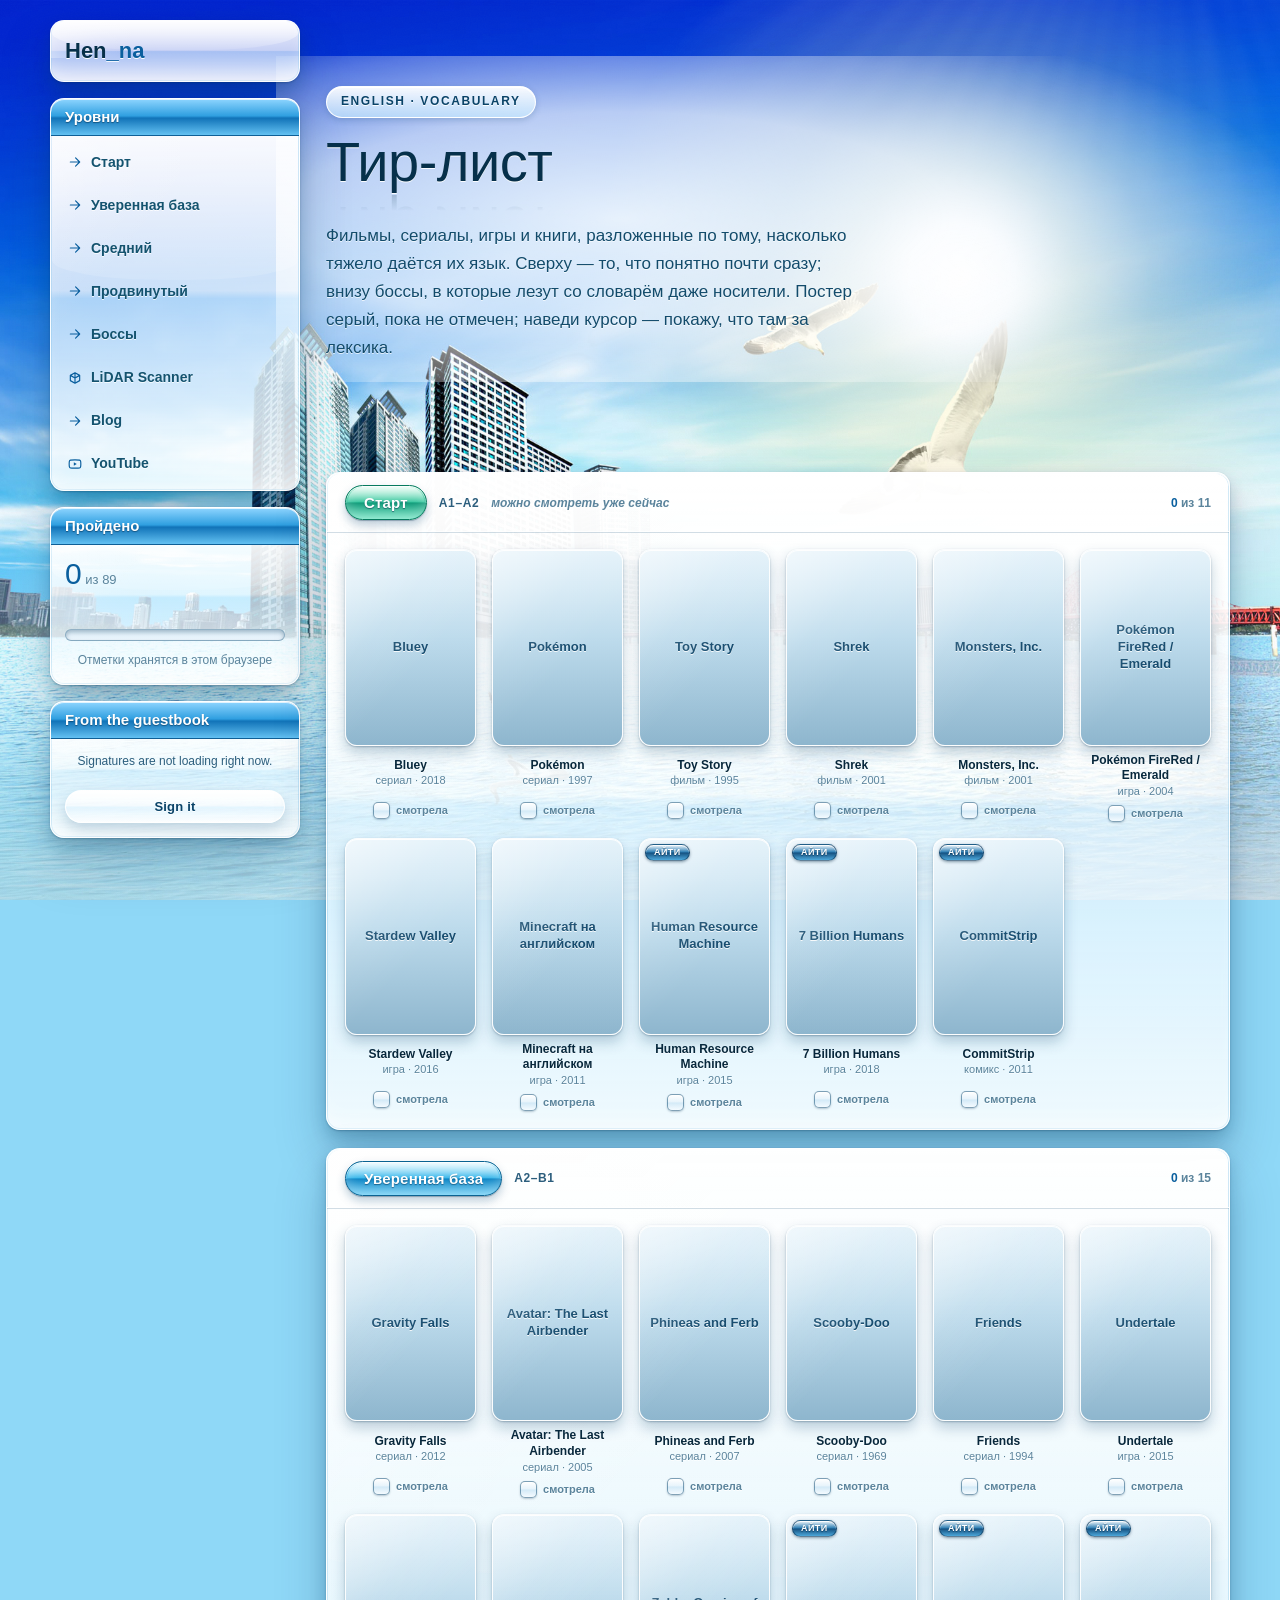
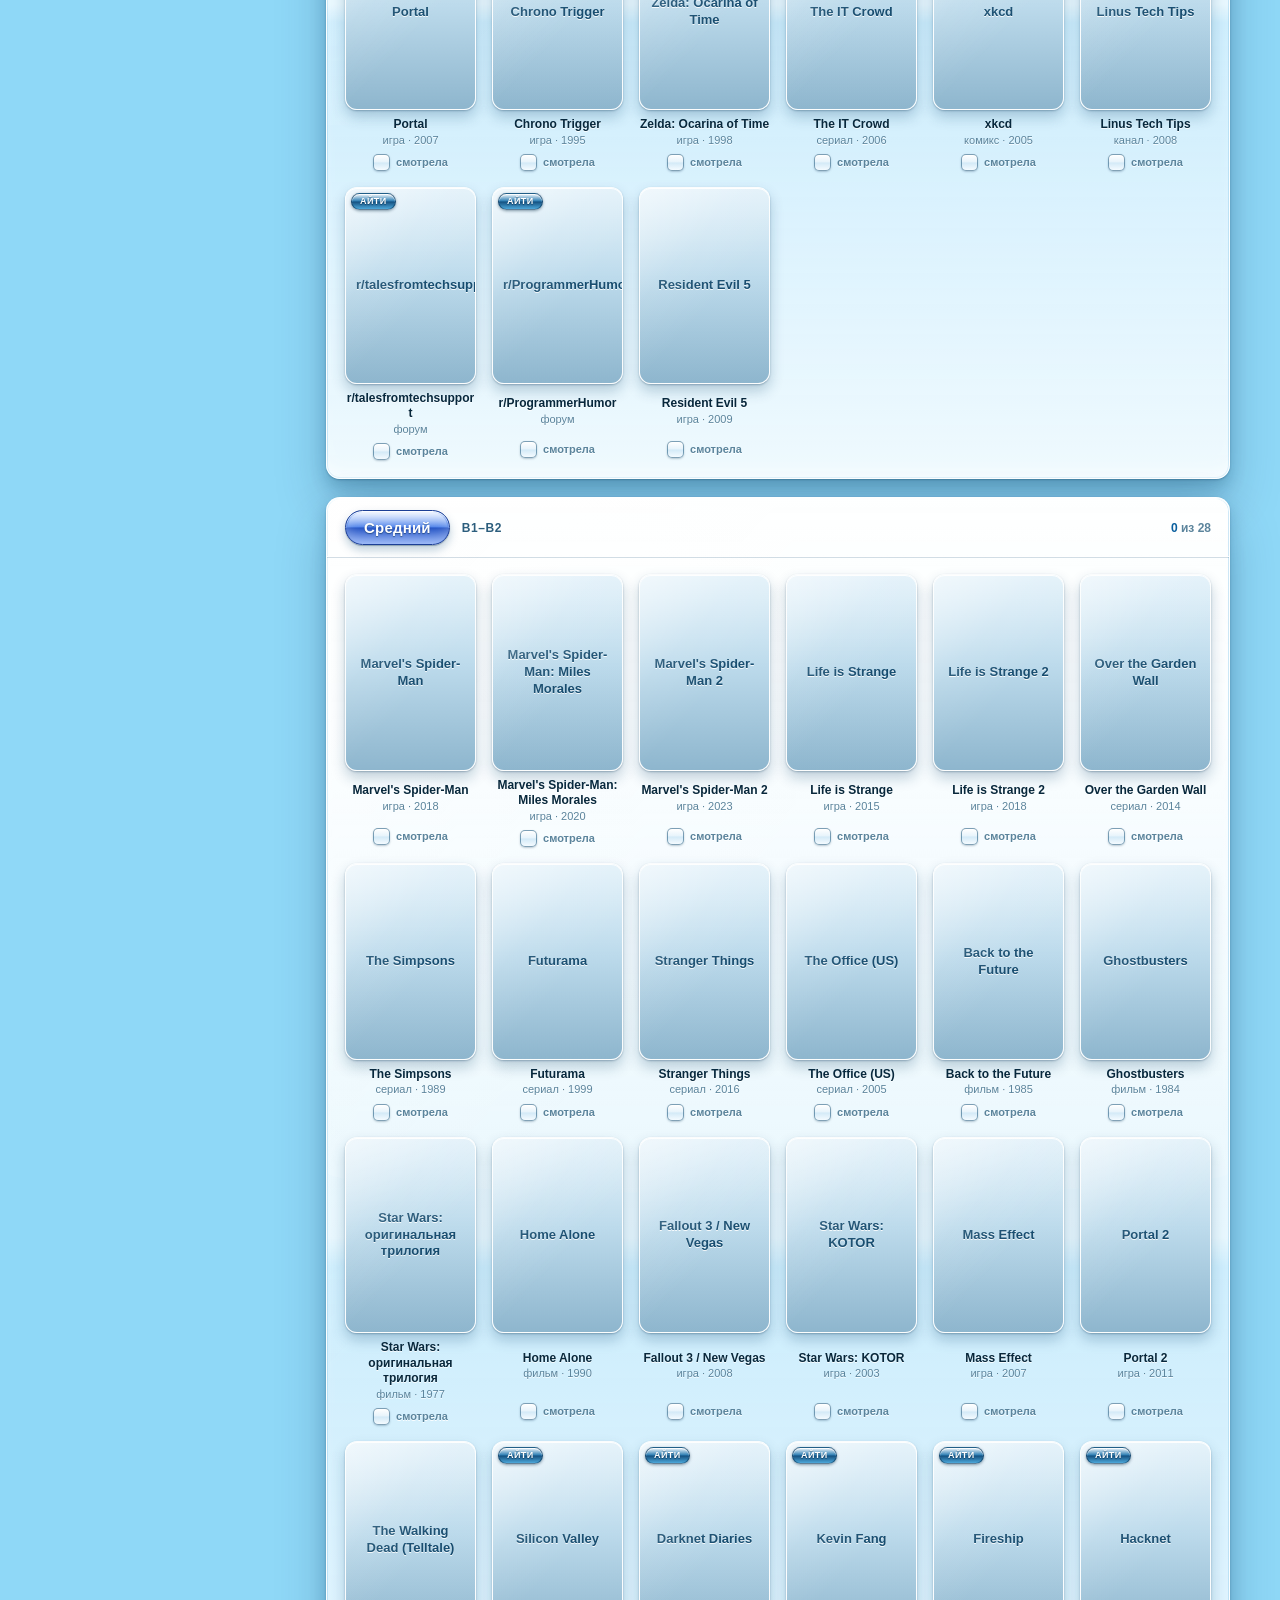
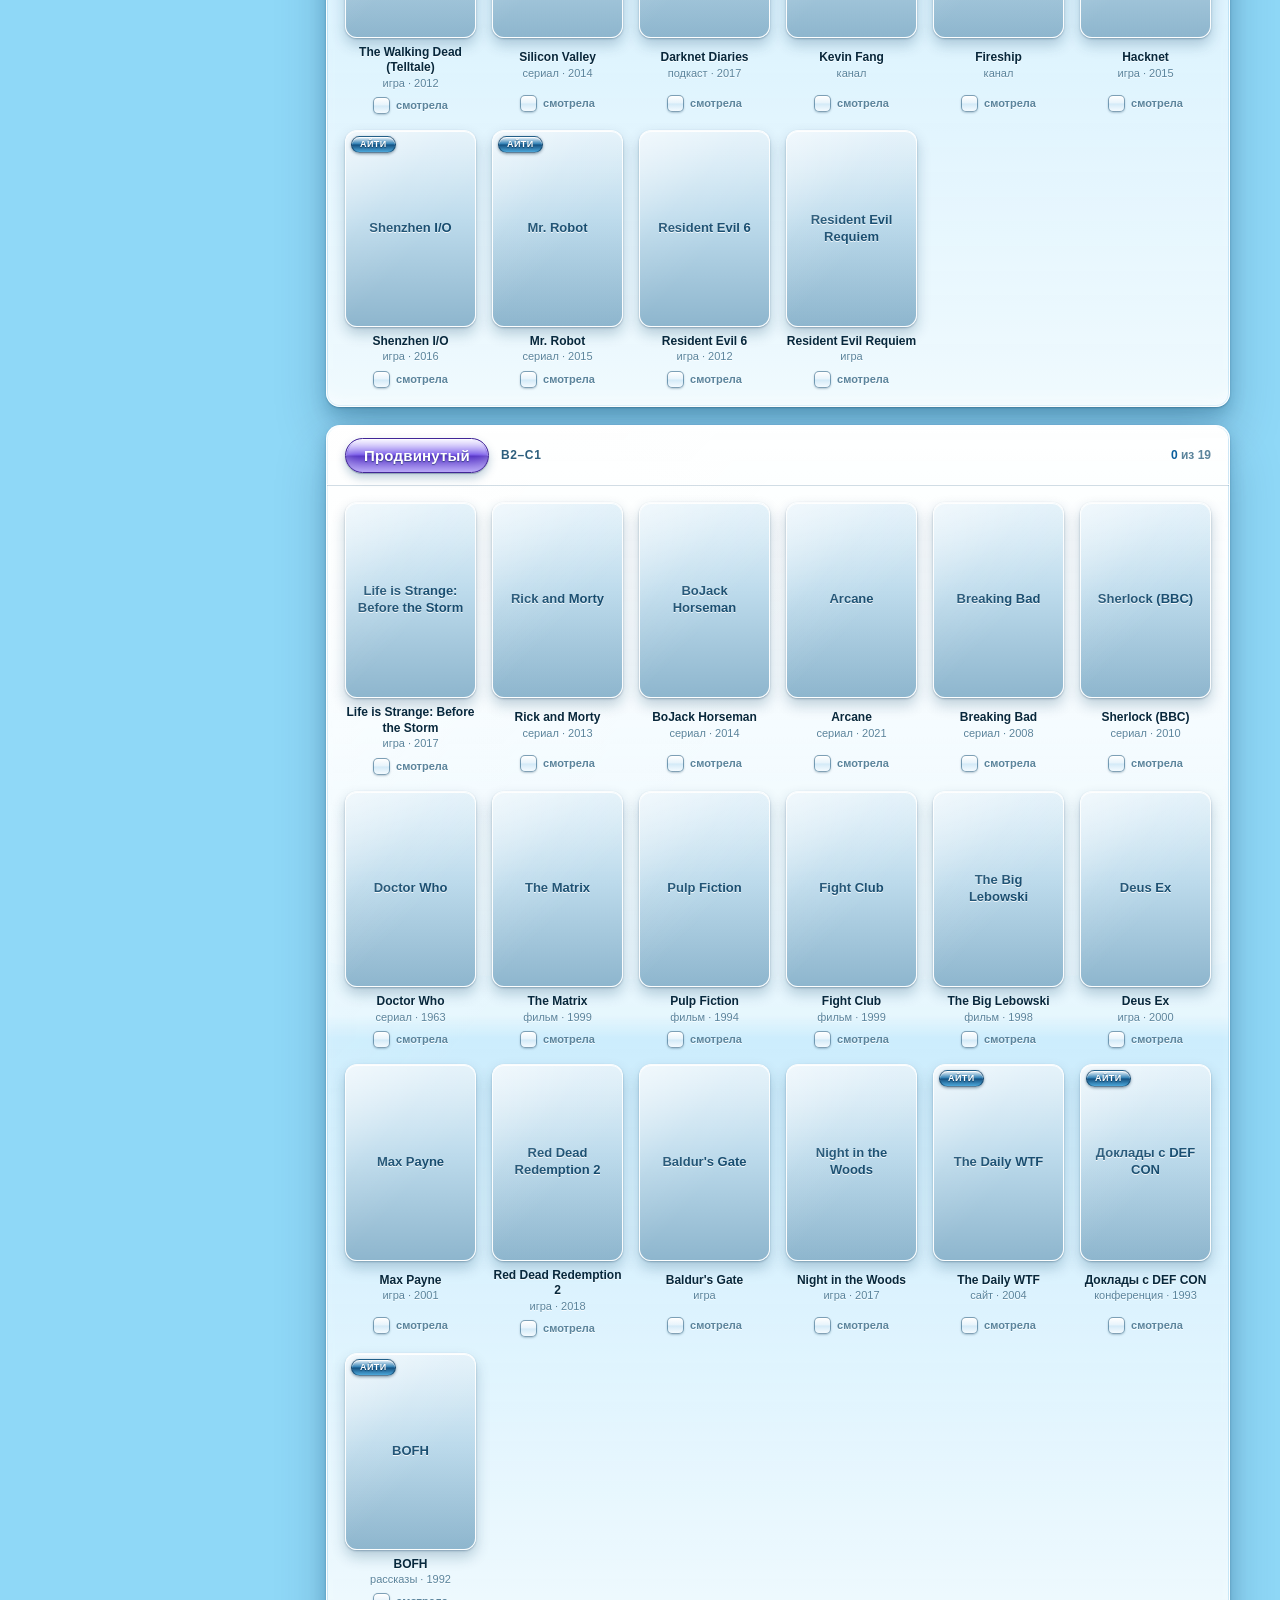
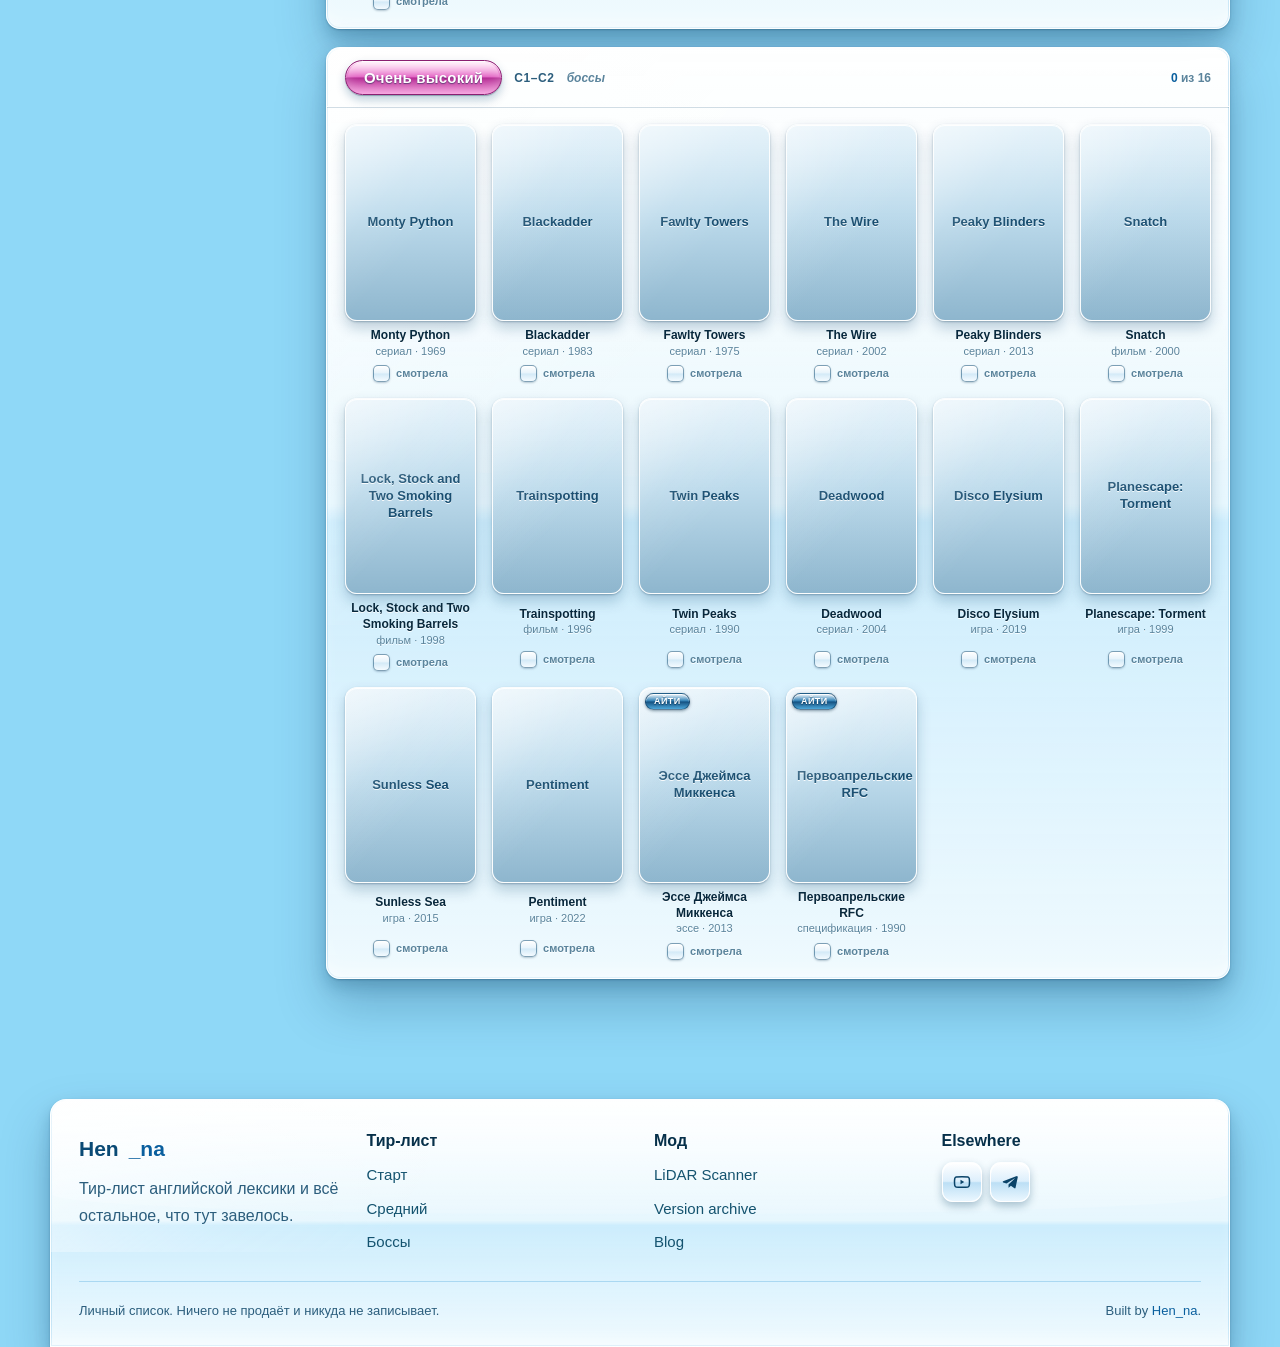
<file: index.html>
<!DOCTYPE html>
<html lang="ru">

<head>
  <meta charset="utf-8">
  <meta name="viewport" content="width=device-width, initial-scale=1">
  <meta name="description" content="Тир-лист фильмов, сериалов и игр по уровню сложности английской лексики — от A1 до C2.">
  <meta name="theme-color" content="#8fd8f7">
  <meta name="color-scheme" content="light">
  <meta name="author" content="Hen_na">

  <title>Тир-лист — английский по фильмам и играм</title>
  <link rel="icon" href="assets/images/Grass_Block.webp" type="image/webp">

  <link rel="stylesheet" href="assets/css/style.css?v=38">
</head>

<body>

  <a class="skip-link" href="#main">Skip to content</a>

  <!-- ***** Wallpaper: sky, sun, clouds, grass, bubbles — all CSS ***** -->
  <div class="scene" aria-hidden="true">
    <div class="sky"></div>
    <div class="sun"></div>
    <div class="rays"></div>
    <div class="clouds"></div>
    <div class="clouds clouds-2"></div>
    <div class="horizon"></div>
    <div class="blades far"><i></i><i></i><i></i><i></i><i></i><i></i><i></i><i></i></div>
    <div class="bubbles"><b></b><b></b><b></b><b></b><b></b><b></b><b></b><b></b><b></b></div>
    <div class="blades near"><i></i><i></i><i></i><i></i><i></i></div>
    <div class="grain"></div>
  </div>

  <!-- ***** Icon sprite ***** -->
  <svg class="sprite" aria-hidden="true" focusable="false" xmlns="http://www.w3.org/2000/svg">
    <symbol id="i-arrow" viewBox="0 0 24 24"><path d="M4 12h15m-6-7 7 7-7 7" fill="none" stroke="currentColor" stroke-width="2" stroke-linecap="round" stroke-linejoin="round"/></symbol>
    <symbol id="i-down" viewBox="0 0 24 24"><path d="M12 3v13m-5.5-5.5L12 16l5.5-5.5M4 20h16" fill="none" stroke="currentColor" stroke-width="2" stroke-linecap="round" stroke-linejoin="round"/></symbol>
    <symbol id="i-history" viewBox="0 0 24 24"><path d="M3.5 12a8.5 8.5 0 1 0 2.6-6.1M3.2 4.6l.4 4.6 4.6-.4" fill="none" stroke="currentColor" stroke-width="2" stroke-linecap="round" stroke-linejoin="round"/><path d="M12 7.5V12l3 2" fill="none" stroke="currentColor" stroke-width="2" stroke-linecap="round"/></symbol>
    <symbol id="i-yt" viewBox="0 0 24 24"><path d="M21.6 7.2a2.6 2.6 0 0 0-1.8-1.8C18.2 5 12 5 12 5s-6.2 0-7.8.4A2.6 2.6 0 0 0 2.4 7.2 27 27 0 0 0 2 12a27 27 0 0 0 .4 4.8 2.6 2.6 0 0 0 1.8 1.8C5.8 19 12 19 12 19s6.2 0 7.8-.4a2.6 2.6 0 0 0 1.8-1.8A27 27 0 0 0 22 12a27 27 0 0 0-.4-4.8Z" fill="none" stroke="currentColor" stroke-width="2"/><path d="m10 9 5 3-5 3Z" fill="currentColor"/></symbol>
    <symbol id="i-tg" viewBox="0 0 24 24"><path d="M21 4 2.8 11.1c-.7.3-.7 1.2 0 1.4l4.6 1.5L19 6.6l-9 8.6.1 4.3c.4 0 .6-.2.8-.4l2.3-2.2 4.7 3.5c.6.4 1.3.2 1.5-.6l3-14.4c.2-.9-.5-1.4-1.4-1Z" fill="currentColor"/></symbol>
    <symbol id="i-tw" viewBox="0 0 24 24"><path d="M3 3h4.6l5 6.7L18.4 3H21l-7.1 8.1L21.6 21H17l-5.3-7.1L5.3 21H2.7l7.6-8.7Z" fill="currentColor"/></symbol>
    <symbol id="i-cube" viewBox="0 0 24 24"><path d="m12 3 8 4.5v9L12 21l-8-4.5v-9L12 3Zm0 0v18M4 7.5l8 4.5 8-4.5" fill="none" stroke="currentColor" stroke-width="2" stroke-linejoin="round"/></symbol>
  </svg>

  <div class="wrap layout">

    <!-- ***** Sidebar ***** -->
    <aside class="sidebar">

      <a class="side-brand glass" href="index.html"><span>Hen<em>_na</em></span></a>

      <nav class="side-block side-contents glass" aria-label="Содержание">
        <h2>Уровни</h2>
        <ul class="side-nav">
          <li><a href="#tier-start"><svg aria-hidden="true"><use href="#i-arrow"/></svg> Старт</a></li>
          <li><a href="#tier-base"><svg aria-hidden="true"><use href="#i-arrow"/></svg> Уверенная база</a></li>
          <li><a href="#tier-mid"><svg aria-hidden="true"><use href="#i-arrow"/></svg> Средний</a></li>
          <li><a href="#tier-adv"><svg aria-hidden="true"><use href="#i-arrow"/></svg> Продвинутый</a></li>
          <li><a href="#tier-boss"><svg aria-hidden="true"><use href="#i-arrow"/></svg> Боссы</a></li>
          <li><a href="mod.html"><svg aria-hidden="true"><use href="#i-cube"/></svg> LiDAR Scanner</a></li>
          <li><a href="blog.html"><svg aria-hidden="true"><use href="#i-arrow"/></svg> Blog</a></li>
          <li><a href="https://www.youtube.com/channel/UCP2zOZdYhEAIwGjoL9SjNow" target="_blank" rel="noopener"><svg aria-hidden="true"><use href="#i-yt"/></svg> YouTube</a></li>
        </ul>
      </nav>

      <div class="side-block side-progress glass">
        <h2>Пройдено</h2>
        <div class="side-body">
          <p class="progress-figure" id="progress-figure">0<small> из 0</small></p>
          <div class="progress-rail" id="progress-rail" role="img" aria-label="ничего не отмечено">
            <div class="progress-track" id="progress-track"></div>
          </div>
          <p class="side-note">Отметки хранятся в этом браузере</p>
        </div>
      </div>

      <!-- Latest guestbook signatures, pulled from the Worker. Stays hidden
           until there is something to show. -->
      <div class="side-block gb-bubble glass" id="gb-bubble" hidden>
        <h2>From the guestbook</h2>
        <div class="side-body">
          <p class="bubble-note" id="gb-bubble-note" hidden></p>
          <ul class="bubble-list" id="gb-bubble-list"></ul>
          <button type="button" class="btn btn-ghost bubble-more" id="gb-bubble-more" hidden><span></span></button>
          <a class="btn btn-ghost" href="blog.html"><span>Sign it</span></a>
        </div>
      </div>

    </aside>

  <main id="main">

    <section class="page-head" id="top">
      <div class="wrap">
        <p class="eyebrow">English · vocabulary</p>
        <h1 class="hero-title" data-echo="Тир-лист">Тир-лист</h1>
        <p class="lead">Фильмы, сериалы, игры и книги, разложенные по тому, насколько тяжело даётся
          их язык. Сверху — то, что понятно почти сразу; внизу боссы, в которые лезут со словарём
          даже носители. Постер серый, пока не отмечен; наведи курсор — покажу, что там за лексика.</p>
      </div>
    </section>

    <section class="section">
      <div class="wrap">
        <!-- Заполняется из assets/data/tiers.js -->
        <div class="tiers" id="tiers"></div>
      </div>
    </section>

  </main>
  </div>

  <footer class="site-footer">
    <div class="wrap">
      <div class="footer-glass glass">
        <div class="footer-grid">
          <div>
            <div class="logo">Hen<em>_na</em></div>
            <p class="muted">Тир-лист английской лексики и всё остальное, что тут завелось.</p>
          </div>
          <div>
            <h4>Тир-лист</h4>
            <ul class="plain">
              <li><a href="#tier-start">Старт</a></li>
              <li><a href="#tier-mid">Средний</a></li>
              <li><a href="#tier-boss">Боссы</a></li>
            </ul>
          </div>
          <div>
            <h4>Мод</h4>
            <ul class="plain">
              <li><a href="mod.html">LiDAR Scanner</a></li>
              <li><a href="versions.html">Version archive</a></li>
              <li><a href="blog.html">Blog</a></li>
            </ul>
          </div>
          <div>
            <h4>Elsewhere</h4>
            <ul class="social">
              <li><a href="https://www.youtube.com/channel/UCP2zOZdYhEAIwGjoL9SjNow" target="_blank" rel="noopener" aria-label="YouTube"><svg aria-hidden="true"><use href="#i-yt"/></svg></a></li>
              <li><a href="https://t.me/kucheraviyvestnik" target="_blank" rel="noopener" aria-label="Telegram"><svg aria-hidden="true"><use href="#i-tg"/></svg></a></li>
            </ul>
          </div>
        </div>

        <div class="footer-bottom">
          <p>Личный список. Ничего не продаёт и никуда не записывает.</p>
          <p>Built by <a href="https://www.youtube.com/channel/UCP2zOZdYhEAIwGjoL9SjNow" target="_blank" rel="noopener">Hen_na</a>.</p>
        </div>
      </div>
    </div>
  </footer>

  <script src="assets/data/versions.js?v=38"></script>
  <script src="assets/data/tiers.js?v=38"></script>
  <script src="assets/js/main.js?v=38" defer></script>
  <script src="assets/js/tiers.js?v=38" defer></script>

</body>

</html>
</file>
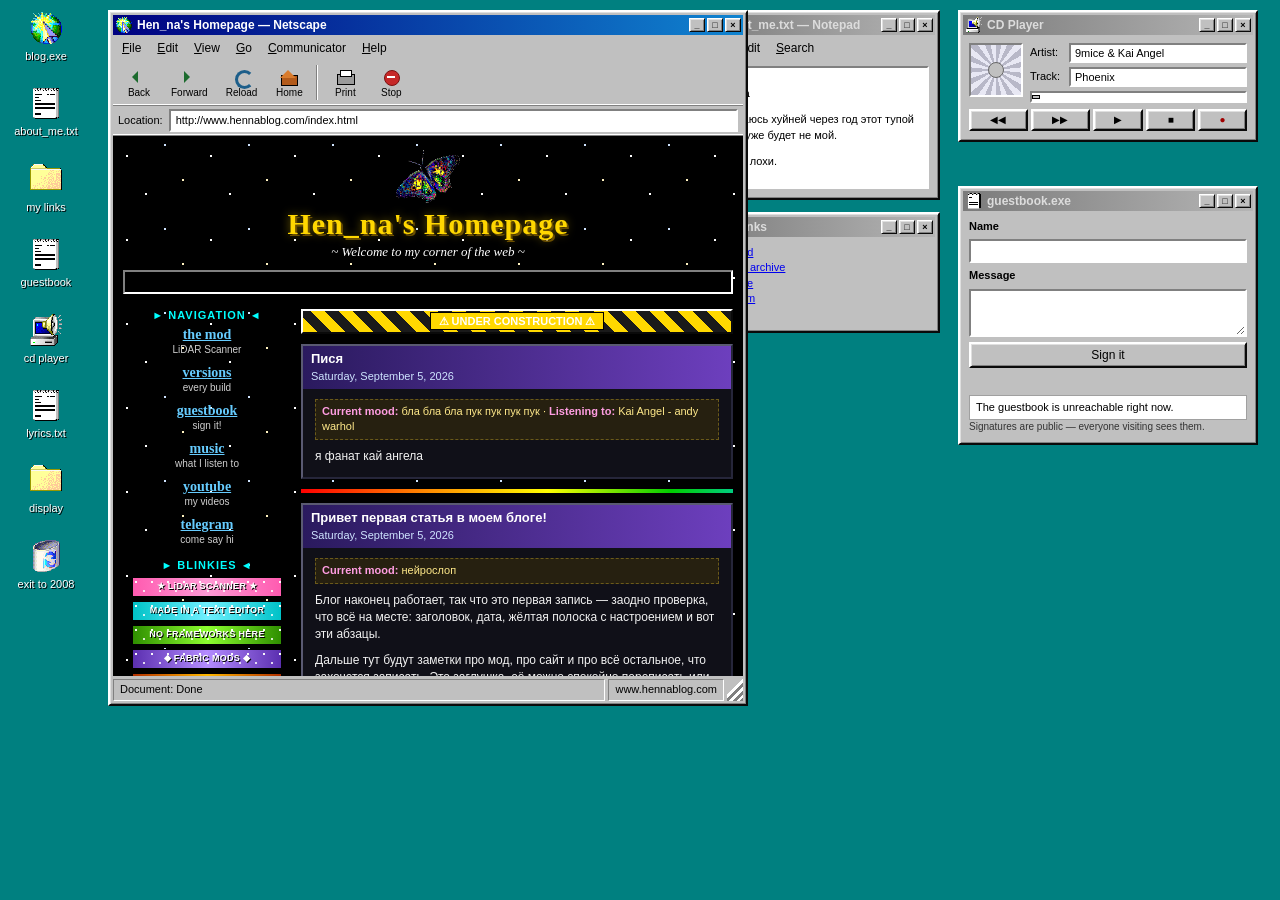
<file: blog.html>
<!DOCTYPE html>
<html lang="en">

<head>
  <meta charset="utf-8">
  <meta name="viewport" content="width=device-width, initial-scale=1">
  <meta name="description" content="Hen_na's blog — notes on the LiDAR Scanner mod and whatever else, on a desktop from 1996.">
  <meta name="theme-color" content="#008080">
  <meta name="color-scheme" content="light">
  <meta name="author" content="Hen_na">

  <title>Hen_na's Blog</title>
  <link rel="icon" href="assets/images/Grass_Block.webp" type="image/webp">

  <link rel="stylesheet" href="assets/css/blog.css?v=36">
</head>

<body>

  <div class="desktop">

    <!-- ***** Desktop icons: single click opens a window or a page ***** -->
    <div class="desk-icons">
      <a class="desk-icon" href="#blog-win" data-open="blog-win">
        <span class="ico i-net" aria-hidden="true"></span><span>blog.exe</span>
      </a>
      <a class="desk-icon" href="#about-win" data-open="about-win">
        <span class="ico i-note" aria-hidden="true"></span><span>about_me.txt</span>
      </a>
      <a class="desk-icon" href="#links-win" data-open="links-win">
        <span class="ico i-folder" aria-hidden="true"></span><span>my links</span>
      </a>
      <a class="desk-icon" href="#gb-win" data-open="gb-win">
        <span class="ico i-note" aria-hidden="true"></span><span>guestbook</span>
      </a>
      <a class="desk-icon" href="#cd-win" data-open="cd-win">
        <span class="ico i-sound" aria-hidden="true"></span><span>cd player</span>
      </a>
      <a class="desk-icon" href="#lyrics-win" data-open="lyrics-win">
        <span class="ico i-note" aria-hidden="true"></span><span>lyrics.txt</span>
      </a>
      <a class="desk-icon" href="#" id="wallpaper-toggle">
        <span class="ico i-folder" aria-hidden="true"></span><span>display</span>
      </a>
      <a class="desk-icon" href="index.html">
        <span class="ico i-bin" aria-hidden="true"></span><span>exit to 2008</span>
      </a>
    </div>

    <!-- ================================================== the browser === -->
    <!-- blog.exe is dressed as a 1999 browser with the site open inside it. -->
    <section class="window browser" id="blog-win" data-x="108" data-y="10" style="left: 108px; top: 10px; width: min(640px, calc(100% - 130px));">
      <div class="title-bar">
        <span class="tb-icon i-net" aria-hidden="true"></span>
        <span class="tb-text">Hen_na's Homepage &mdash; Netscape</span>
        <span class="tb-btns">
          <button type="button" data-act="shade" title="Roll up"><span aria-hidden="true">_</span><span class="sr-only">Roll up</span></button>
          <button type="button" data-act="max" title="Maximize"><span aria-hidden="true">&#9633;</span><span class="sr-only">Maximize</span></button>
          <button type="button" data-act="close" title="Close"><span aria-hidden="true">&times;</span><span class="sr-only">Close</span></button>
        </span>
      </div>

      <div class="menu-bar">
        <span><u>F</u>ile</span><span><u>E</u>dit</span><span><u>V</u>iew</span>
        <span><u>G</u>o</span><span><u>C</u>ommunicator</span><span><u>H</u>elp</span>
      </div>

      <!-- Toolbar and address bar: decoration, but they press in like the rest. -->
      <div class="browser-bar">
        <button type="button" class="nav-btn"><i class="nav-ico back" aria-hidden="true"></i>Back</button>
        <button type="button" class="nav-btn"><i class="nav-ico fwd" aria-hidden="true"></i>Forward</button>
        <button type="button" class="nav-btn" data-nav="reload"><i class="nav-ico reload" aria-hidden="true"></i>Reload</button>
        <button type="button" class="nav-btn"><i class="nav-ico home" aria-hidden="true"></i>Home</button>
        <span class="bar-sep" aria-hidden="true"></span>
        <button type="button" class="nav-btn" data-nav="print"><i class="nav-ico print" aria-hidden="true"></i>Print</button>
        <button type="button" class="nav-btn"><i class="nav-ico stop" aria-hidden="true"></i>Stop</button>
      </div>

      <div class="browser-location">
        <span class="loc-label">Location:</span>
        <span class="loc-field">http://www.hennablog.com/index.html</span>
      </div>

      <!-- ===== the page itself ===== -->
      <div class="win-body scroll page99">
        <header class="page-head">
          <button type="button" class="butterfly-btn" id="butterfly-btn" aria-label="butterfly"><img class="butterfly" src="assets/images/butterfly.gif" alt="" data-optional></button>
          <h1 class="page-title">Hen_na's Homepage</h1>
          <p class="page-sub">~ Welcome to my corner of the web ~</p>
          <p class="marquee"><img class="dino" id="dino" src="assets/images/dino.gif" alt="" data-optional hidden><span>*** WELCOME TO MY HOMEPAGE *** drag the windows around, they move ***
            LiDAR Scanner 1.0.0 out now *** best viewed at 800x600 *** sign my guestbook! ***</span></p>
        </header>

        <div class="page-cols">
          <nav class="page-side">
            <p class="side-head">&#9658; NAVIGATION &#9668;</p>
            <ul class="side-menu">
              <li><a href="mod.html">the mod</a><span>LiDAR Scanner</span></li>
              <li><a href="versions.html">versions</a><span>every build</span></li>
              <li><a href="#gb-win" data-open="gb-win">guestbook</a><span>sign it!</span></li>
              <li><a href="#cd-win" data-open="cd-win">music</a><span>what I listen to</span></li>
              <li><a href="https://www.youtube.com/channel/UCP2zOZdYhEAIwGjoL9SjNow" data-open="yt-win" target="_blank" rel="noopener">youtube</a><span>my videos</span></li>
              <li><a href="https://t.me/kucheraviyvestnik" target="_blank" rel="noopener">telegram</a><span>come say hi</span></li>
            </ul>

            <p class="side-head">&#9658; BLINKIES &#9668;</p>
            <div class="blinkies">
              <div class="blinkie b-pink"><span>&#9733; LiDAR SCANNER &#9733;</span></div>
              <div class="blinkie b-cyan"><span>MADE IN A TEXT EDITOR</span></div>
              <div class="blinkie b-lime"><span>NO FRAMEWORKS HERE</span></div>
              <div class="blinkie b-purple"><span>&#9670; FABRIC MODS &#9670;</span></div>
              <div class="blinkie b-fire"><span>THE LIGHTS ARE OFF</span></div>
            </div>

            <p class="side-head">&#9658; LINK ME &#9668;</p>
            <div class="buttons88">
              <a class="btn88 k-1" href="mod.html">LiDAR<br>SCANNER</a>
              <a class="btn88 k-2" href="index.html">HEN_NA'S<br>SITE</a>
              <a class="btn88 k-3" href="blog.html">BLOG<br>SINCE 2026</a>
              <a class="btn88 k-4" href="versions.html">GET THE<br>MOD</a>
            </div>

            <p class="side-head">&#9658; VISITORS &#9668;</p>
            <div class="counter" id="counter" aria-label="Visit counter"></div>
            <p class="counter-note">visits from this browser</p>
          </nav>

          <main class="page-main">
            <div class="construction"><span>&#9888; UNDER CONSTRUCTION &#9888;</span></div>
            <div id="posts"><!-- filled from assets/data/posts.js --></div>
          </main>
        </div>

        <footer class="page-foot">
          <img class="butterfly small" src="assets/images/butterfly.gif" alt="" data-optional>
          <p>This page is best viewed with your eyes &middot; hand-written HTML &middot; no cookies</p>
        </footer>
      </div>

      <div class="status-bar">
        <span>Document: Done</span>
        <span>www.hennablog.com</span>
        <span class="grip" data-resize title="Drag to resize"></span>
      </div>
    </section>

    <!-- ================================================ wake_up.exe ==== -->
    <!-- Opens and closes itself. Nobody asked it to. -->
    <section class="window console-win" id="wake-win" data-x="380" data-y="200" style="left: 380px; top: 200px; width: 360px;" hidden>
      <div class="title-bar">
        <span class="tb-icon i-net" aria-hidden="true"></span>
        <span class="tb-text">C:\WINDOWS\SYSTEM\wake_up.exe</span>
        <span class="tb-btns">
          <button type="button" data-act="close" tabindex="-1"><span aria-hidden="true">&times;</span><span class="sr-only">Close</span></button>
        </span>
      </div>
      <div class="win-body console-body">
        <p class="console-line">C:\&gt; run wake_up.exe</p>
        <img id="wake-img" src="assets/images/mushrooms.png" alt="" data-optional>
      </div>
    </section>

    <!-- ============================================== the butterfly ==== -->
    <!-- Opened by clicking the butterfly on the page. -->
    <section class="window" id="eyes-win" data-x="300" data-y="120" style="left: 300px; top: 120px; width: 340px;" hidden>
      <div class="title-bar">
        <span class="tb-icon i-net" aria-hidden="true"></span>
        <span class="tb-text">we_have_been_waiting.jpg</span>
        <span class="tb-btns">
          <button type="button" data-act="shade"><span aria-hidden="true">_</span><span class="sr-only">Roll up</span></button>
          <button type="button" data-act="max"><span aria-hidden="true">&#9633;</span><span class="sr-only">Maximize</span></button>
          <button type="button" data-act="close"><span aria-hidden="true">&times;</span><span class="sr-only">Close</span></button>
        </span>
      </div>
      <div class="win-body eyes-body">
        <img id="eyes-img" src="assets/images/butterfly-eyes.png" alt="" data-optional>
      </div>
      <div class="status-bar">
        <span>1 of 1</span>
        <span class="grip" data-resize title="Drag to resize"></span>
      </div>
    </section>

    <!-- ================================================== about_me.txt === -->
    <section class="window" id="about-win" data-x="690" data-y="10" style="left: 690px; top: 10px; width: 250px;">
      <div class="title-bar">
        <span class="tb-icon i-note" aria-hidden="true"></span>
        <span class="tb-text">about_me.txt — Notepad</span>
        <span class="tb-btns">
          <button type="button" data-act="shade"><span aria-hidden="true">_</span><span class="sr-only">Roll up</span></button>
          <button type="button" data-act="max"><span aria-hidden="true">&#9633;</span><span class="sr-only">Maximize</span></button>
          <button type="button" data-act="close"><span aria-hidden="true">&times;</span><span class="sr-only">Close</span></button>
        </span>
      </div>
      <div class="menu-bar"><span><u>F</u>ile</span><span><u>E</u>dit</span><span><u>S</u>earch</span></div>
      <div class="win-body">
        <div class="notepad">
          <p><b>Hen_na</b></p>
          <p>Занимаюсь хуйней через год этот тупой домен уже будет не мой.</p>
          <p>Привет лохи.</p>
        </div>
      </div>
    </section>

    <!-- ================================================== my links ======= -->
    <section class="window" id="links-win" data-x="690" data-y="212" style="left: 690px; top: 212px; width: 250px;">
      <div class="title-bar">
        <span class="tb-icon i-folder" aria-hidden="true"></span>
        <span class="tb-text">my links</span>
        <span class="tb-btns">
          <button type="button" data-act="shade"><span aria-hidden="true">_</span><span class="sr-only">Roll up</span></button>
          <button type="button" data-act="max"><span aria-hidden="true">&#9633;</span><span class="sr-only">Maximize</span></button>
          <button type="button" data-act="close"><span aria-hidden="true">&times;</span><span class="sr-only">Close</span></button>
        </span>
      </div>
      <div class="win-body box-body">
        <p>
          <a href="mod.html">&raquo; The mod</a><br>
          <a href="versions.html">&raquo; Version archive</a><br>
          <a href="https://www.youtube.com/channel/UCP2zOZdYhEAIwGjoL9SjNow" data-open="yt-win" target="_blank" rel="noopener">&raquo; YouTube</a><br>
          <a href="https://t.me/kucheraviyvestnik" target="_blank" rel="noopener">&raquo; Telegram</a><br>
          <a href="https://fabricmc.net/" target="_blank" rel="noopener">&raquo; Fabric</a>
        </p>

      </div>
    </section>

    <!-- ================================================== youtube ======= -->
    <!-- The player is not written here: blog.js builds the iframe the first
         time the window is opened, so a visitor who never opens it never pays
         for YouTube's scripts. -->
    <section class="window browser" id="yt-win" data-x="230" data-y="96" style="left: 230px; top: 96px; width: 520px;" hidden>
      <div class="title-bar">
        <span class="tb-icon i-net" aria-hidden="true"></span>
        <span class="tb-text">Hen_na &mdash; YouTube &mdash; Netscape</span>
        <span class="tb-btns">
          <button type="button" data-act="shade" title="Roll up"><span aria-hidden="true">_</span><span class="sr-only">Roll up</span></button>
          <button type="button" data-act="max" title="Maximize"><span aria-hidden="true">&#9633;</span><span class="sr-only">Maximize</span></button>
          <button type="button" data-act="close" title="Close"><span aria-hidden="true">&times;</span><span class="sr-only">Close</span></button>
        </span>
      </div>

      <div class="menu-bar">
        <span><u>F</u>ile</span><span><u>E</u>dit</span><span><u>V</u>iew</span>
        <span><u>G</u>o</span><span><u>C</u>ommunicator</span><span><u>H</u>elp</span>
      </div>

      <div class="browser-location">
        <span class="loc-label">Location:</span>
        <span class="loc-field">http://www.youtube.com/user/Hen_na</span>
      </div>

      <div class="win-body yt-body">
        <div class="yt-frame" id="yt-frame"><p class="yt-wait">Connecting to www.youtube.com&hellip;</p></div>
      </div>

      <div class="status-bar">
        <span><a href="https://www.youtube.com/channel/UCP2zOZdYhEAIwGjoL9SjNow" target="_blank" rel="noopener">&raquo; open on youtube.com</a></span>
        <span class="grip" data-resize title="Drag to resize"></span>
      </div>
    </section>

    <!-- ================================================== song player === -->
    <!-- One window, reused for whichever song link was clicked. Title, address
         and the frame inside are written by blog.js at that moment. -->
    <section class="window browser" id="play-win" data-x="300" data-y="300" style="left: 300px; top: 300px; width: 460px;" hidden>
      <div class="title-bar">
        <span class="tb-icon i-net" aria-hidden="true"></span>
        <span class="tb-text" id="play-title">player &mdash; Netscape</span>
        <span class="tb-btns">
          <button type="button" data-act="shade" title="Roll up"><span aria-hidden="true">_</span><span class="sr-only">Roll up</span></button>
          <button type="button" data-act="max" title="Maximize"><span aria-hidden="true">&#9633;</span><span class="sr-only">Maximize</span></button>
          <button type="button" data-act="close" title="Close"><span aria-hidden="true">&times;</span><span class="sr-only">Close</span></button>
        </span>
      </div>

      <div class="menu-bar">
        <span><u>F</u>ile</span><span><u>E</u>dit</span><span><u>V</u>iew</span>
        <span><u>G</u>o</span><span><u>C</u>ommunicator</span><span><u>H</u>elp</span>
      </div>

      <div class="browser-location">
        <span class="loc-label">Location:</span>
        <span class="loc-field" id="play-loc"></span>
      </div>

      <div class="win-body yt-body" id="play-body">
        <div class="yt-frame" id="play-frame"><p class="yt-wait">Connecting&hellip;</p></div>
      </div>

      <div class="status-bar">
        <span><a id="play-ext" href="https://genius.com/" target="_blank" rel="noopener">&raquo; open on the real site</a></span>
        <span class="grip" data-resize title="Drag to resize"></span>
      </div>
    </section>

    <!-- ================================================== cd player ====== -->
    <section class="window" id="cd-win" data-x="958" data-y="10" style="left: 958px; top: 10px; width: 300px;">
      <div class="title-bar">
        <span class="tb-icon i-sound" aria-hidden="true"></span>
        <span class="tb-text">CD Player</span>
        <span class="tb-btns">
          <button type="button" data-act="shade"><span aria-hidden="true">_</span><span class="sr-only">Roll up</span></button>
          <button type="button" data-act="max"><span aria-hidden="true">&#9633;</span><span class="sr-only">Maximize</span></button>
          <button type="button" data-act="close"><span aria-hidden="true">&times;</span><span class="sr-only">Close</span></button>
        </span>
      </div>
      <div class="win-body">
        <div class="cd">
          <div class="cd-top">
            <div class="cd-art" id="cd-art">
              <img id="cd-cover" alt="" hidden>
            </div>
            <div class="cd-fields">
              <p class="cd-field"><label for="cd-artist">Artist:</label><output id="cd-artist">—</output></p>
              <div class="cd-field cd-search">
                <label for="cd-track">Track:</label>
                <input type="text" id="cd-track" autocomplete="off" spellcheck="false"
                       placeholder="type to search…"
                       role="combobox" aria-expanded="false" aria-controls="cd-results"
                       aria-autocomplete="list" aria-label="Track — type to search">
                <ul class="cd-results" id="cd-results" role="listbox" aria-label="Search results" hidden></ul>
              </div>
              <div class="cd-seek"><i id="cd-seek"></i></div>
            </div>
          </div>
          <div class="cd-keys">
            <button type="button" data-cd="rew" aria-label="Rewind">&#9664;&#9664;</button>
            <button type="button" data-cd="ff" aria-label="Fast forward">&#9654;&#9654;</button>
            <button type="button" data-cd="play" id="cd-play" aria-label="Play">&#9654;</button>
            <button type="button" data-cd="stop" aria-label="Stop">&#9632;</button>
            <button type="button" data-cd="rec" aria-label="Record">&#9679;</button>
          </div>
        </div>
      </div>
    </section>

    <!-- ================================================== lyrics.txt ==== -->
    <!-- Opens by itself once a track is picked in the CD Player. -->
    <section class="window" id="lyrics-win" data-x="690" data-y="440" style="left: 690px; top: 440px; width: 280px;" hidden>
      <div class="title-bar">
        <span class="tb-icon i-note" aria-hidden="true"></span>
        <span class="tb-text" id="lyrics-title">lyrics.txt — Notepad</span>
        <span class="tb-btns">
          <button type="button" data-act="shade"><span aria-hidden="true">_</span><span class="sr-only">Roll up</span></button>
          <button type="button" data-act="max"><span aria-hidden="true">&#9633;</span><span class="sr-only">Maximize</span></button>
          <button type="button" data-act="close"><span aria-hidden="true">&times;</span><span class="sr-only">Close</span></button>
        </span>
      </div>
      <div class="menu-bar"><span><u>F</u>ile</span><span><u>E</u>dit</span><span><u>S</u>earch</span></div>
      <div class="win-body scroll">
        <div class="notepad" id="lyrics-body">
          <p>Pick a track in the CD Player.</p>
        </div>
      </div>
      <div class="status-bar">
        <span id="lyrics-status">No track</span>
        <span class="grip" data-resize title="Drag to resize"></span>
      </div>
    </section>

    <!-- ================================================== guestbook ====== -->
    <section class="window" id="gb-win" data-x="958" data-y="186" style="left: 958px; top: 186px; width: 300px;">
      <div class="title-bar">
        <span class="tb-icon i-note" aria-hidden="true"></span>
        <span class="tb-text">guestbook.exe</span>
        <span class="tb-btns">
          <button type="button" data-act="shade"><span aria-hidden="true">_</span><span class="sr-only">Roll up</span></button>
          <button type="button" data-act="max"><span aria-hidden="true">&#9633;</span><span class="sr-only">Maximize</span></button>
          <button type="button" data-act="close"><span aria-hidden="true">&times;</span><span class="sr-only">Close</span></button>
        </span>
      </div>
      <div class="win-body box-body scroll" style="max-height: 320px;">
        <form class="gb-form" id="gb-form">
          <label for="gb-name">Name</label>
          <input type="text" id="gb-name" name="name" maxlength="40" autocomplete="nickname" required>
          <label for="gb-message">Message</label>
          <textarea id="gb-message" name="message" maxlength="500" required></textarea>
          <!-- Hidden from people, irresistible to bots: anything typed here
               marks the submission as spam. -->
          <div class="trap" aria-hidden="true">
            <label for="gb-website">Website</label>
            <input type="text" id="gb-website" name="website" tabindex="-1" autocomplete="off">
          </div>
          <button class="btn95" type="submit">Sign it</button>
          <p class="gb-status" id="gb-status" role="status"></p>
        </form>
        <ul class="gb-entries" id="gb-entries"></ul>
        <p class="gb-note" id="gb-note">Signatures are public — everyone visiting sees them.</p>
      </div>
    </section>

  </div>


  <script src="assets/data/posts.js?v=36"></script>
  <script src="assets/js/blog.js?v=36" defer></script>
</body>

</html>
</file>
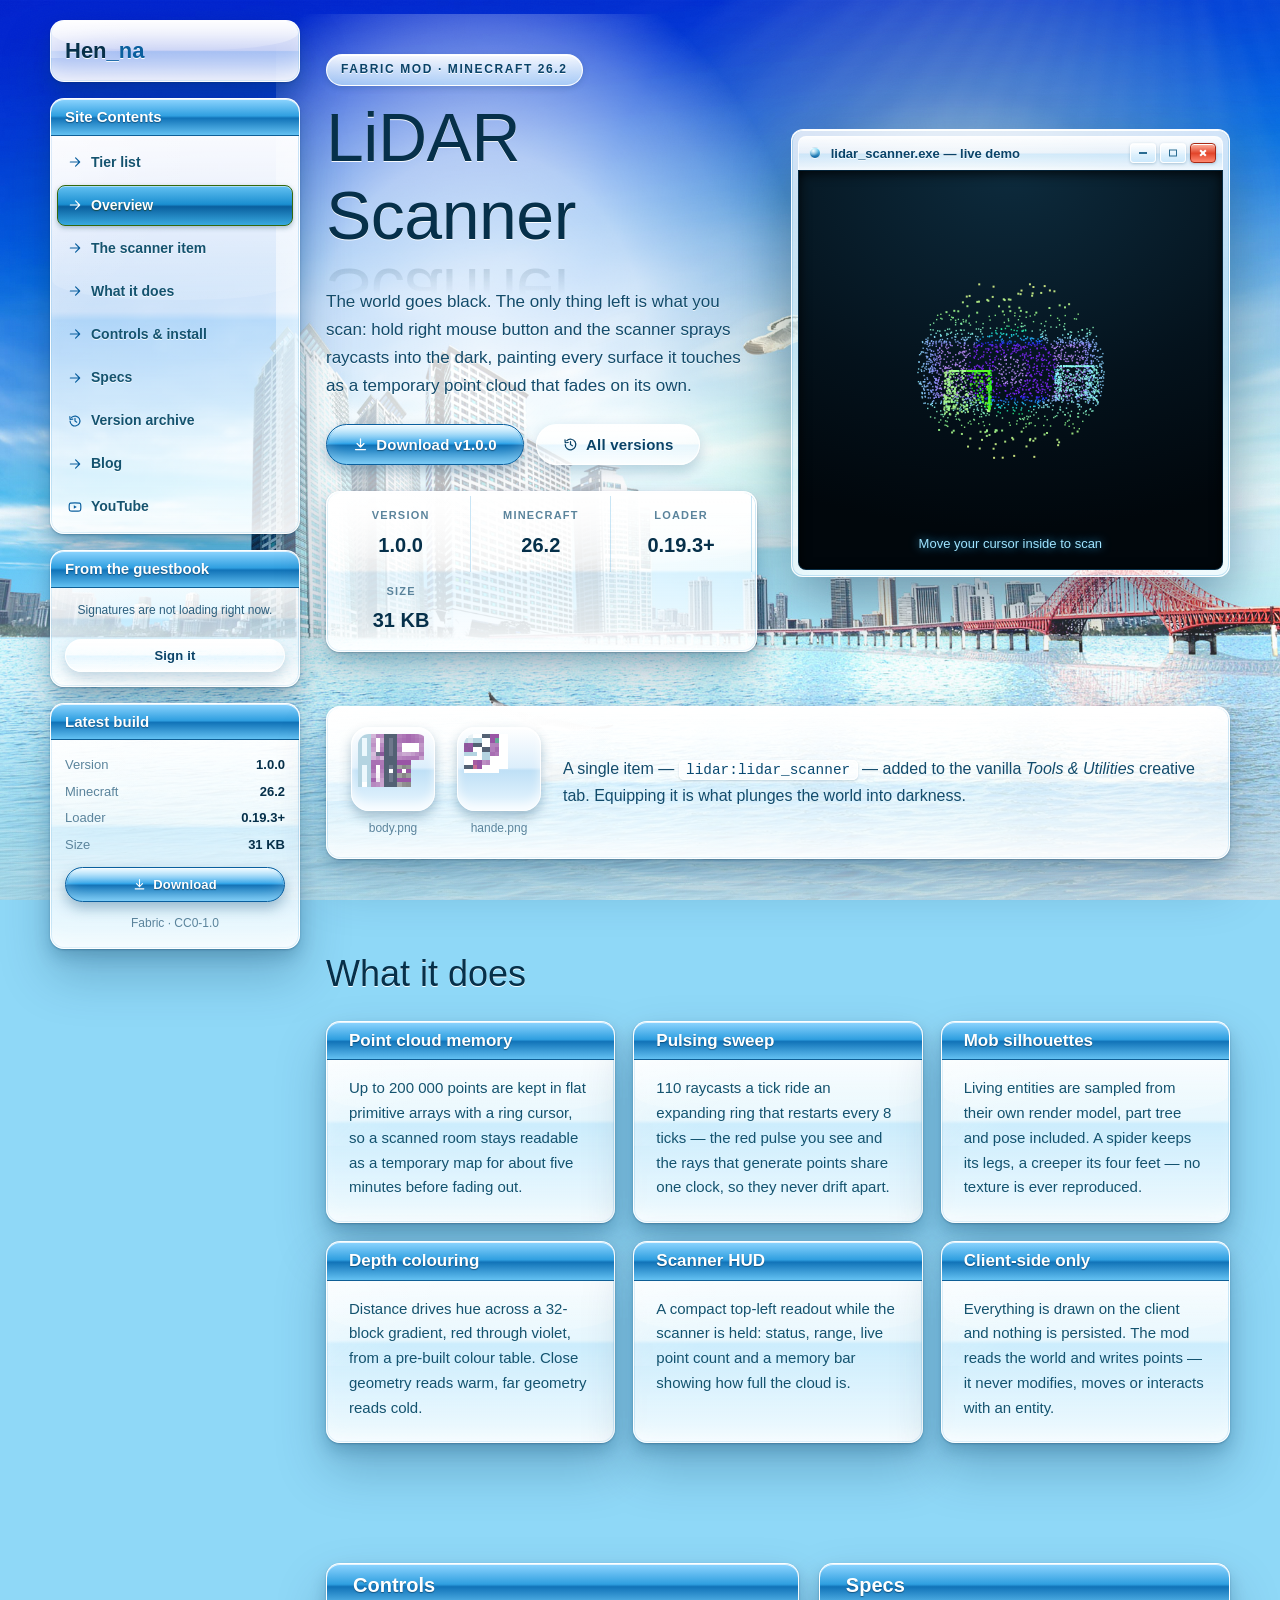
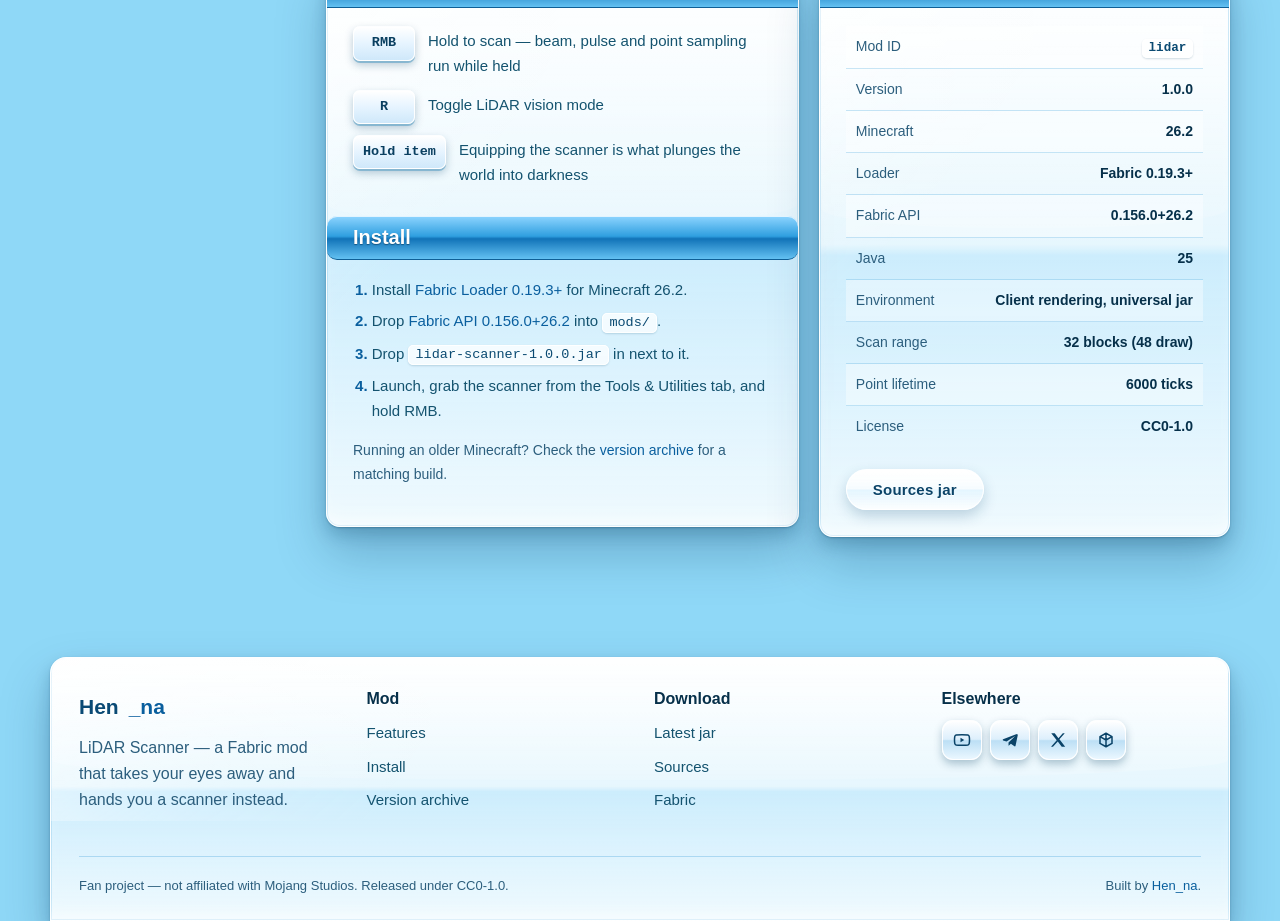
<file: mod.html>
<!DOCTYPE html>
<html lang="en">

<head>
  <meta charset="utf-8">
  <meta name="viewport" content="width=device-width, initial-scale=1">
  <meta name="description" content="LiDAR Scanner — a Fabric mod that blacks out the world and lets you read it back as a point cloud you scan yourself.">
  <meta name="theme-color" content="#8fd8f7">
  <meta name="color-scheme" content="light">
  <meta name="author" content="Hen_na">

  <title>LiDAR Scanner — a Fabric mod by Hen_na</title>
  <link rel="icon" href="assets/images/Grass_Block.webp" type="image/webp">

  <link rel="stylesheet" href="assets/css/style.css?v=38">
</head>

<body>

  <a class="skip-link" href="#main">Skip to content</a>

  <!-- ***** Wallpaper: sky, sun, clouds, grass, bubbles — all CSS ***** -->
  <div class="scene" aria-hidden="true">
    <div class="sky"></div>
    <div class="sun"></div>
    <div class="rays"></div>
    <div class="clouds"></div>
    <div class="clouds clouds-2"></div>
    <div class="horizon"></div>
    <div class="blades far"><i></i><i></i><i></i><i></i><i></i><i></i><i></i><i></i></div>
    <div class="bubbles"><b></b><b></b><b></b><b></b><b></b><b></b><b></b><b></b><b></b></div>
    <div class="blades near"><i></i><i></i><i></i><i></i><i></i></div>
    <div class="grain"></div>
  </div>

  <!-- ***** Icon sprite ***** -->
  <svg class="sprite" aria-hidden="true" focusable="false" xmlns="http://www.w3.org/2000/svg">
    <symbol id="i-arrow" viewBox="0 0 24 24"><path d="M4 12h15m-6-7 7 7-7 7" fill="none" stroke="currentColor" stroke-width="2" stroke-linecap="round" stroke-linejoin="round"/></symbol>
    <symbol id="i-down" viewBox="0 0 24 24"><path d="M12 3v13m-5.5-5.5L12 16l5.5-5.5M4 20h16" fill="none" stroke="currentColor" stroke-width="2" stroke-linecap="round" stroke-linejoin="round"/></symbol>
    <symbol id="i-history" viewBox="0 0 24 24"><path d="M3.5 12a8.5 8.5 0 1 0 2.6-6.1M3.2 4.6l.4 4.6 4.6-.4" fill="none" stroke="currentColor" stroke-width="2" stroke-linecap="round" stroke-linejoin="round"/><path d="M12 7.5V12l3 2" fill="none" stroke="currentColor" stroke-width="2" stroke-linecap="round"/></symbol>
    <symbol id="i-yt" viewBox="0 0 24 24"><path d="M21.6 7.2a2.6 2.6 0 0 0-1.8-1.8C18.2 5 12 5 12 5s-6.2 0-7.8.4A2.6 2.6 0 0 0 2.4 7.2 27 27 0 0 0 2 12a27 27 0 0 0 .4 4.8 2.6 2.6 0 0 0 1.8 1.8C5.8 19 12 19 12 19s6.2 0 7.8-.4a2.6 2.6 0 0 0 1.8-1.8A27 27 0 0 0 22 12a27 27 0 0 0-.4-4.8Z" fill="none" stroke="currentColor" stroke-width="2"/><path d="m10 9 5 3-5 3Z" fill="currentColor"/></symbol>
    <symbol id="i-tg" viewBox="0 0 24 24"><path d="M21 4 2.8 11.1c-.7.3-.7 1.2 0 1.4l4.6 1.5L19 6.6l-9 8.6.1 4.3c.4 0 .6-.2.8-.4l2.3-2.2 4.7 3.5c.6.4 1.3.2 1.5-.6l3-14.4c.2-.9-.5-1.4-1.4-1Z" fill="currentColor"/></symbol>
    <symbol id="i-tw" viewBox="0 0 24 24"><path d="M3 3h4.6l5 6.7L18.4 3H21l-7.1 8.1L21.6 21H17l-5.3-7.1L5.3 21H2.7l7.6-8.7Z" fill="currentColor"/></symbol>
    <symbol id="i-cube" viewBox="0 0 24 24"><path d="m12 3 8 4.5v9L12 21l-8-4.5v-9L12 3Zm0 0v18M4 7.5l8 4.5 8-4.5" fill="none" stroke="currentColor" stroke-width="2" stroke-linejoin="round"/></symbol>
  </svg>

  <div class="wrap layout">

    <!-- ***** Sidebar ***** -->
    <aside class="sidebar">

      <a class="side-brand glass" href="index.html"><span>Hen<em>_na</em></span></a>

      <nav class="side-block side-contents glass" aria-label="Site contents">
        <h2>Site Contents</h2>
        <ul class="side-nav">
          <li><a href="index.html"><svg aria-hidden="true"><use href="#i-arrow"/></svg> Tier list</a></li>
          <li><a href="#top"><svg aria-hidden="true"><use href="#i-arrow"/></svg> Overview</a></li>
          <li><a href="#item"><svg aria-hidden="true"><use href="#i-arrow"/></svg> The scanner item</a></li>
          <li><a href="#features"><svg aria-hidden="true"><use href="#i-arrow"/></svg> What it does</a></li>
          <li><a href="#install"><svg aria-hidden="true"><use href="#i-arrow"/></svg> Controls &amp; install</a></li>
          <li><a href="#specs"><svg aria-hidden="true"><use href="#i-arrow"/></svg> Specs</a></li>
          <li><a href="versions.html"><svg aria-hidden="true"><use href="#i-history"/></svg> Version archive</a></li>
          <li><a href="blog.html"><svg aria-hidden="true"><use href="#i-arrow"/></svg> Blog</a></li>
          <li><a href="https://www.youtube.com/channel/UCP2zOZdYhEAIwGjoL9SjNow" target="_blank" rel="noopener"><svg aria-hidden="true"><use href="#i-yt"/></svg> YouTube</a></li>
        </ul>
      </nav>

      <!-- Latest guestbook signatures, pulled from the Worker. Stays hidden
           until there is something to show. -->
      <div class="side-block gb-bubble glass" id="gb-bubble" hidden>
        <h2>From the guestbook</h2>
        <div class="side-body">
          <p class="bubble-note" id="gb-bubble-note" hidden></p>
          <ul class="bubble-list" id="gb-bubble-list"></ul>
          <button type="button" class="btn btn-ghost bubble-more" id="gb-bubble-more" hidden><span></span></button>
          <a class="btn btn-ghost" href="blog.html"><span>Sign it</span></a>
        </div>
      </div>

      <div class="side-block side-build glass">
        <h2>Latest build</h2>
        <div class="side-body">
          <dl class="side-facts">
            <div><dt>Version</dt><dd data-latest="version">1.0.0</dd></div>
            <div><dt>Minecraft</dt><dd data-latest="minecraft">26.2</dd></div>
            <div><dt>Loader</dt><dd data-latest="loader">0.19.3+</dd></div>
            <div><dt>Size</dt><dd data-latest="size">31 KB</dd></div>
          </dl>
          <a class="btn btn-primary" data-latest-jar href="assets/downloads/lidar-scanner-1.0.0.jar" download>
            <svg aria-hidden="true"><use href="#i-down"/></svg> <span>Download</span>
          </a>
          <p class="side-note">Fabric · CC0-1.0</p>
        </div>
      </div>

    </aside>

  <main id="main">

    <!-- ***** Hero ***** -->
    <section class="lidar-hero" id="top">
      <div class="wrap hero-grid">

        <div class="hero-copy">
          <p class="eyebrow">Fabric mod · Minecraft <span data-latest="minecraft">26.2</span></p>
          <h1 class="hero-title" data-echo="LiDAR Scanner">LiDAR Scanner</h1>
          <p class="lead">The world goes black. The only thing left is what you scan: hold right mouse
            button and the scanner sprays raycasts into the dark, painting every surface it touches as a
            temporary point cloud that fades on its own.</p>

          <div class="hero-actions">
            <a class="btn btn-primary" data-latest-jar href="assets/downloads/lidar-scanner-1.0.0.jar" download>
              <svg aria-hidden="true"><use href="#i-down"/></svg>
              <span>Download v<span data-latest="version">1.0.0</span></span>
            </a>
            <a class="btn btn-ghost" href="versions.html">
              <svg aria-hidden="true"><use href="#i-history"/></svg> <span>All versions</span>
            </a>
          </div>

          <dl class="hero-stats glass">
            <div><dt>Version</dt><dd data-latest="version">1.0.0</dd></div>
            <div><dt>Minecraft</dt><dd data-latest="minecraft">26.2</dd></div>
            <div><dt>Loader</dt><dd data-latest="loader">0.19.3+</dd></div>
            <div><dt>Size</dt><dd data-latest="size">31 KB</dd></div>
          </dl>
        </div>

        <!-- The scanner viewport, framed like a window from the Aero years. -->
        <div class="aero-window">
          <div class="titlebar">
            <span class="dot" aria-hidden="true"></span>
            <span class="tb-name">lidar_scanner.exe — live demo</span>
            <span class="win-buttons" aria-hidden="true"><i></i><i></i><i></i></span>
          </div>
          <div class="window-body" id="scan-stage">
            <canvas id="lidar-canvas" aria-label="Interactive point cloud that lights up around your cursor" role="img"></canvas>
            <p class="scan-hint">Move your cursor inside to scan</p>
          </div>
        </div>

      </div>
    </section>

    <!-- ***** The item ***** -->
    <section class="strip" id="item">
      <div class="wrap lidar-item glass reveal">
        <figure>
          <img class="pixel" src="assets/images/mod/body.png" alt="LiDAR scanner body texture" width="128" height="128">
          <figcaption>body.png</figcaption>
        </figure>
        <figure>
          <img class="pixel" src="assets/images/mod/hande.png" alt="LiDAR scanner handle texture" width="128" height="128">
          <figcaption>hande.png</figcaption>
        </figure>
        <p>A single item — <code>lidar:lidar_scanner</code> — added to the vanilla
          <em>Tools &amp; Utilities</em> creative tab. Equipping it is what plunges the world into darkness.</p>
      </div>
    </section>

    <!-- ***** Features ***** -->
    <section class="section" id="features">
      <div class="wrap">
        <h2 class="section-title reveal">What it does</h2>
        <div class="feature-grid">
          <article class="feature glass reveal">
            <h3>Point cloud memory</h3>
            <p>Up to 200 000 points are kept in flat primitive arrays with a ring cursor, so a scanned
              room stays readable as a temporary map for about five minutes before fading out.</p>
          </article>
          <article class="feature glass reveal">
            <h3>Pulsing sweep</h3>
            <p>110 raycasts a tick ride an expanding ring that restarts every 8 ticks — the red pulse you
              see and the rays that generate points share one clock, so they never drift apart.</p>
          </article>
          <article class="feature glass reveal">
            <h3>Mob silhouettes</h3>
            <p>Living entities are sampled from their own render model, part tree and pose included. A
              spider keeps its legs, a creeper its four feet — no texture is ever reproduced.</p>
          </article>
          <article class="feature glass reveal">
            <h3>Depth colouring</h3>
            <p>Distance drives hue across a 32-block gradient, red through violet, from a pre-built
              colour table. Close geometry reads warm, far geometry reads cold.</p>
          </article>
          <article class="feature glass reveal">
            <h3>Scanner HUD</h3>
            <p>A compact top-left readout while the scanner is held: status, range, live point count and
              a memory bar showing how full the cloud is.</p>
          </article>
          <article class="feature glass reveal">
            <h3>Client-side only</h3>
            <p>Everything is drawn on the client and nothing is persisted. The mod reads the world and
              writes points — it never modifies, moves or interacts with an entity.</p>
          </article>
        </div>
      </div>
    </section>

    <!-- ***** Controls, install, specs ***** -->
    <section class="section" id="install">
      <div class="wrap lidar-split">

        <div class="panel glass reveal">
          <h2>Controls</h2>
          <ul class="kbd-list">
            <li><kbd>RMB</kbd> <span>Hold to scan — beam, pulse and point sampling run while held</span></li>
            <li><kbd>R</kbd> <span>Toggle LiDAR vision mode</span></li>
            <li><kbd>Hold item</kbd> <span>Equipping the scanner is what plunges the world into darkness</span></li>
          </ul>

          <h2>Install</h2>
          <ol class="steps">
            <li>Install <a href="https://fabricmc.net/use/installer/" target="_blank" rel="noopener">Fabric Loader
              <span data-latest="loader">0.19.3+</span></a> for Minecraft <span data-latest="minecraft">26.2</span>.</li>
            <li>Drop <a href="https://modrinth.com/mod/fabric-api" target="_blank" rel="noopener">Fabric API
              <span data-latest="fabricApi">0.156.0+26.2</span></a> into <code>mods/</code>.</li>
            <li>Drop <code data-latest="jarName">lidar-scanner-1.0.0.jar</code> in next to it.</li>
            <li>Launch, grab the scanner from the Tools &amp; Utilities tab, and hold RMB.</li>
          </ol>
          <p class="muted small">Running an older Minecraft? Check the
            <a href="versions.html">version archive</a> for a matching build.</p>
        </div>

        <div class="panel glass reveal" id="specs">
          <h2>Specs</h2>
          <dl class="specs">
            <div><dt>Mod ID</dt><dd><code>lidar</code></dd></div>
            <div><dt>Version</dt><dd data-latest="version">1.0.0</dd></div>
            <div><dt>Minecraft</dt><dd data-latest="minecraft">26.2</dd></div>
            <div><dt>Loader</dt><dd>Fabric <span data-latest="loader">0.19.3+</span></dd></div>
            <div><dt>Fabric API</dt><dd data-latest="fabricApi">0.156.0+26.2</dd></div>
            <div><dt>Java</dt><dd data-latest="java">25</dd></div>
            <div><dt>Environment</dt><dd>Client rendering, universal jar</dd></div>
            <div><dt>Scan range</dt><dd>32 blocks (48 draw)</dd></div>
            <div><dt>Point lifetime</dt><dd>6000 ticks</dd></div>
            <div><dt>License</dt><dd>CC0-1.0</dd></div>
          </dl>
          <div class="panel-actions">
            <a class="btn btn-ghost" data-latest-sources href="assets/downloads/lidar-scanner-1.0.0-sources.jar" download><span>Sources jar</span></a>
          </div>
        </div>

      </div>
    </section>

  </main>
  </div>

  <!-- ***** Footer ***** -->
  <footer class="site-footer">
    <div class="wrap">
      <div class="footer-glass glass">
        <div class="footer-grid">
          <div>
            <div class="logo">Hen<em>_na</em></div>
            <p class="muted">LiDAR Scanner — a Fabric mod that takes your eyes away and hands you a
              scanner instead.</p>
          </div>
          <div>
            <h4>Mod</h4>
            <ul class="plain">
              <li><a href="#features">Features</a></li>
              <li><a href="#install">Install</a></li>
              <li><a href="versions.html">Version archive</a></li>
            </ul>
          </div>
          <div>
            <h4>Download</h4>
            <ul class="plain">
              <li><a data-latest-jar href="assets/downloads/lidar-scanner-1.0.0.jar" download>Latest jar</a></li>
              <li><a data-latest-sources href="assets/downloads/lidar-scanner-1.0.0-sources.jar" download>Sources</a></li>
              <li><a href="https://fabricmc.net/" target="_blank" rel="noopener">Fabric</a></li>
            </ul>
          </div>
          <div>
            <h4>Elsewhere</h4>
            <ul class="social">
              <li><a href="https://www.youtube.com/channel/UCP2zOZdYhEAIwGjoL9SjNow" target="_blank" rel="noopener" aria-label="YouTube"><svg aria-hidden="true"><use href="#i-yt"/></svg></a></li>
              <li><a href="https://t.me/kucheraviyvestnik" target="_blank" rel="noopener" aria-label="Telegram"><svg aria-hidden="true"><use href="#i-tg"/></svg></a></li>
              <li><a href="https://twitter.com/Minecraft" target="_blank" rel="noopener" aria-label="Twitter"><svg aria-hidden="true"><use href="#i-tw"/></svg></a></li>
              <li><a href="https://www.minecraft.net/" target="_blank" rel="noopener" aria-label="Minecraft"><svg aria-hidden="true"><use href="#i-cube"/></svg></a></li>
            </ul>
          </div>
        </div>

        <div class="footer-bottom">
          <p>Fan project — not affiliated with Mojang Studios. Released under CC0-1.0.</p>
          <p>Built by <a href="https://www.youtube.com/channel/UCP2zOZdYhEAIwGjoL9SjNow" target="_blank" rel="noopener">Hen_na</a>.</p>
        </div>
      </div>
    </div>
  </footer>

  <script src="assets/data/versions.js?v=38"></script>
  <script src="assets/js/main.js?v=38" defer></script>
</body>

</html>
</file>
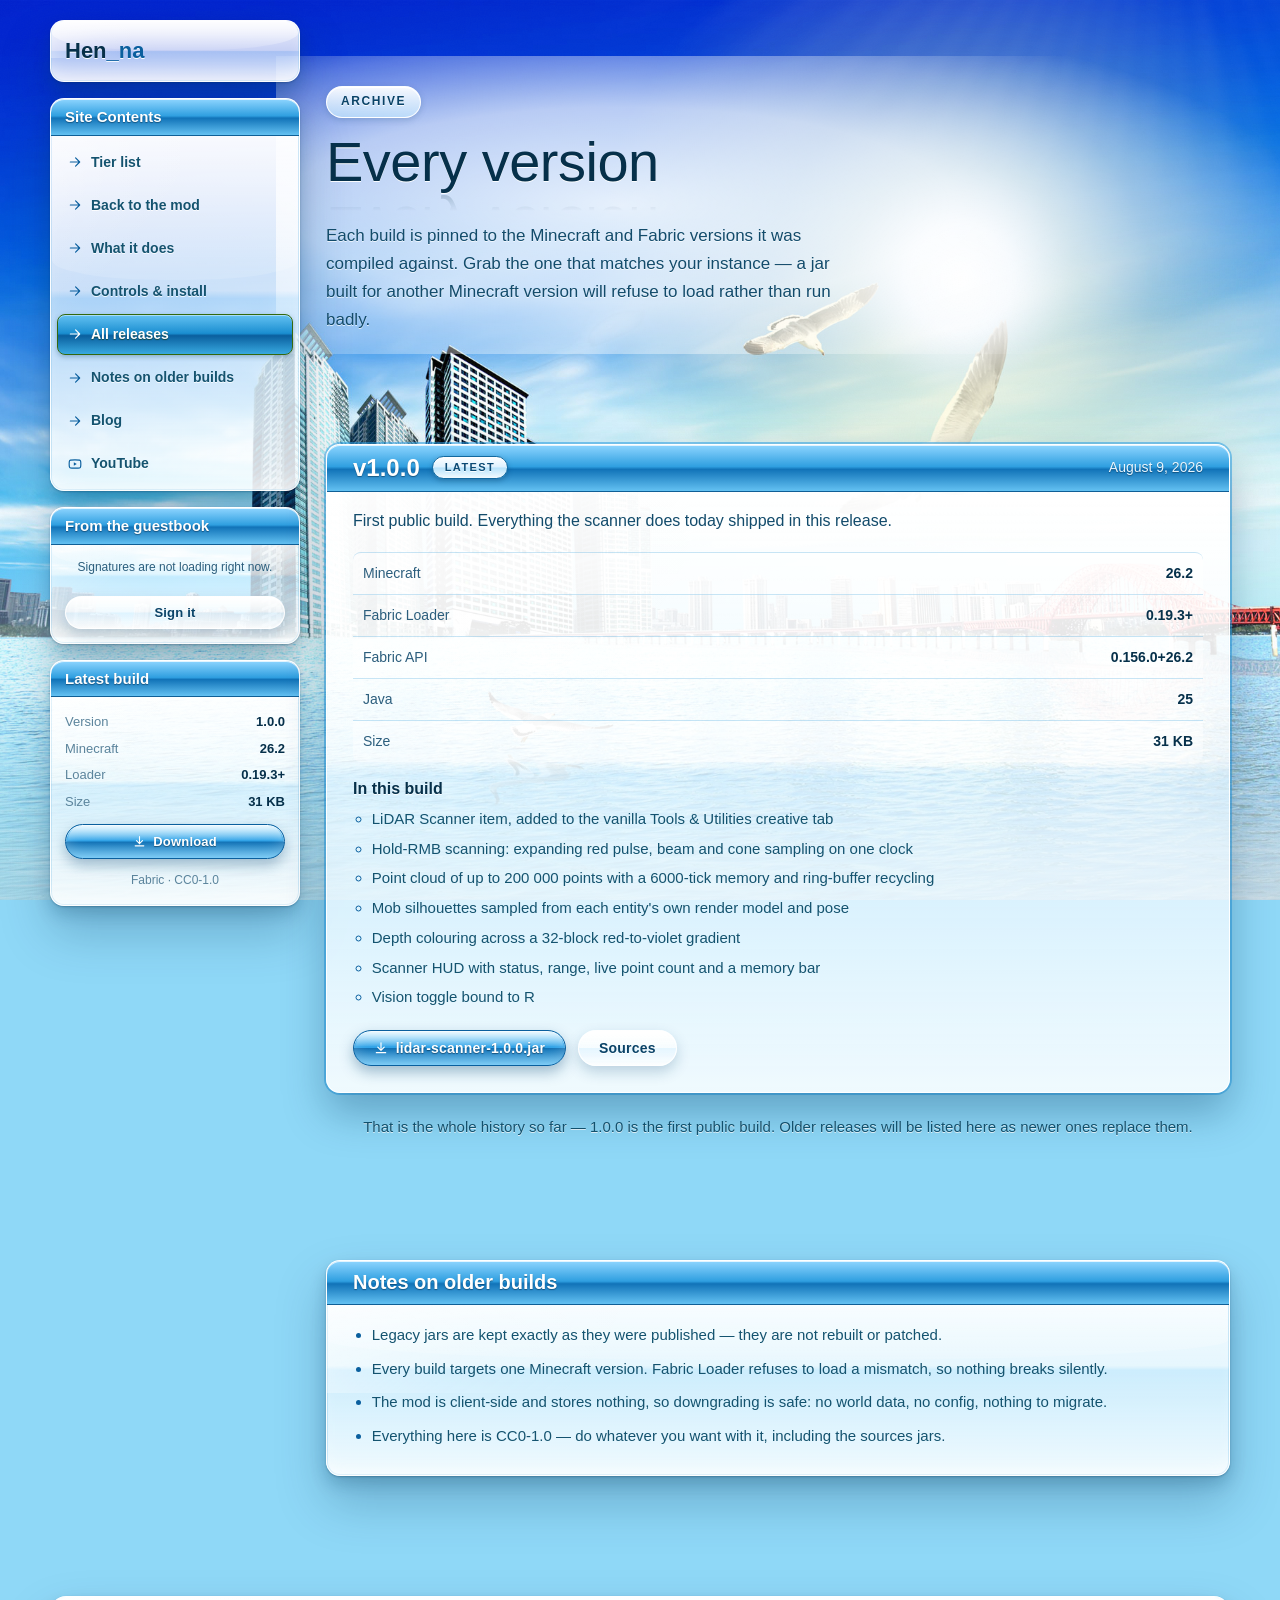
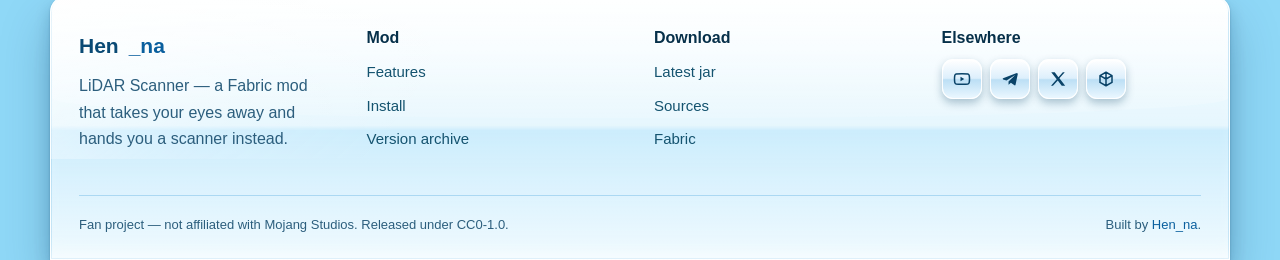
<file: versions.html>
<!DOCTYPE html>
<html lang="en">

<head>
  <meta charset="utf-8">
  <meta name="viewport" content="width=device-width, initial-scale=1">
  <meta name="description" content="Every released build of the LiDAR Scanner mod, newest first — with the Minecraft and Fabric versions each one was built against.">
  <meta name="theme-color" content="#8fd8f7">
  <meta name="color-scheme" content="light">
  <meta name="author" content="Hen_na">

  <title>Versions — LiDAR Scanner by Hen_na</title>
  <link rel="icon" href="assets/images/Grass_Block.webp" type="image/webp">

  <link rel="stylesheet" href="assets/css/style.css?v=38">
</head>

<body>

  <a class="skip-link" href="#main">Skip to content</a>

  <div class="scene" aria-hidden="true">
    <div class="sky"></div>
    <div class="sun"></div>
    <div class="rays"></div>
    <div class="clouds"></div>
    <div class="clouds clouds-2"></div>
    <div class="horizon"></div>
    <div class="blades far"><i></i><i></i><i></i><i></i><i></i><i></i><i></i><i></i></div>
    <div class="bubbles"><b></b><b></b><b></b><b></b><b></b><b></b><b></b><b></b><b></b></div>
    <div class="blades near"><i></i><i></i><i></i><i></i><i></i></div>
    <div class="grain"></div>
  </div>

  <svg class="sprite" aria-hidden="true" focusable="false" xmlns="http://www.w3.org/2000/svg">
    <symbol id="i-arrow" viewBox="0 0 24 24"><path d="M4 12h15m-6-7 7 7-7 7" fill="none" stroke="currentColor" stroke-width="2" stroke-linecap="round" stroke-linejoin="round"/></symbol>
    <symbol id="i-down" viewBox="0 0 24 24"><path d="M12 3v13m-5.5-5.5L12 16l5.5-5.5M4 20h16" fill="none" stroke="currentColor" stroke-width="2" stroke-linecap="round" stroke-linejoin="round"/></symbol>
    <symbol id="i-yt" viewBox="0 0 24 24"><path d="M21.6 7.2a2.6 2.6 0 0 0-1.8-1.8C18.2 5 12 5 12 5s-6.2 0-7.8.4A2.6 2.6 0 0 0 2.4 7.2 27 27 0 0 0 2 12a27 27 0 0 0 .4 4.8 2.6 2.6 0 0 0 1.8 1.8C5.8 19 12 19 12 19s6.2 0 7.8-.4a2.6 2.6 0 0 0 1.8-1.8A27 27 0 0 0 22 12a27 27 0 0 0-.4-4.8Z" fill="none" stroke="currentColor" stroke-width="2"/><path d="m10 9 5 3-5 3Z" fill="currentColor"/></symbol>
    <symbol id="i-tg" viewBox="0 0 24 24"><path d="M21 4 2.8 11.1c-.7.3-.7 1.2 0 1.4l4.6 1.5L19 6.6l-9 8.6.1 4.3c.4 0 .6-.2.8-.4l2.3-2.2 4.7 3.5c.6.4 1.3.2 1.5-.6l3-14.4c.2-.9-.5-1.4-1.4-1Z" fill="currentColor"/></symbol>
    <symbol id="i-tw" viewBox="0 0 24 24"><path d="M3 3h4.6l5 6.7L18.4 3H21l-7.1 8.1L21.6 21H17l-5.3-7.1L5.3 21H2.7l7.6-8.7Z" fill="currentColor"/></symbol>
    <symbol id="i-cube" viewBox="0 0 24 24"><path d="m12 3 8 4.5v9L12 21l-8-4.5v-9L12 3Zm0 0v18M4 7.5l8 4.5 8-4.5" fill="none" stroke="currentColor" stroke-width="2" stroke-linejoin="round"/></symbol>
  </svg>

  <div class="wrap layout">

    <!-- ***** Sidebar ***** -->
    <aside class="sidebar">

      <a class="side-brand glass" href="index.html"><span>Hen<em>_na</em></span></a>

      <nav class="side-block side-contents glass" aria-label="Site contents">
        <h2>Site Contents</h2>
        <ul class="side-nav">
          <li><a href="index.html"><svg aria-hidden="true"><use href="#i-arrow"/></svg> Tier list</a></li>
          <li><a href="mod.html"><svg aria-hidden="true"><use href="#i-arrow"/></svg> Back to the mod</a></li>
          <li><a href="mod.html#features"><svg aria-hidden="true"><use href="#i-arrow"/></svg> What it does</a></li>
          <li><a href="mod.html#install"><svg aria-hidden="true"><use href="#i-arrow"/></svg> Controls &amp; install</a></li>
          <li><a href="#releases"><svg aria-hidden="true"><use href="#i-arrow"/></svg> All releases</a></li>
          <li><a href="#notes"><svg aria-hidden="true"><use href="#i-arrow"/></svg> Notes on older builds</a></li>
          <li><a href="blog.html"><svg aria-hidden="true"><use href="#i-arrow"/></svg> Blog</a></li>
          <li><a href="https://www.youtube.com/channel/UCP2zOZdYhEAIwGjoL9SjNow" target="_blank" rel="noopener"><svg aria-hidden="true"><use href="#i-yt"/></svg> YouTube</a></li>
        </ul>
      </nav>

      <!-- Latest guestbook signatures, pulled from the Worker. Stays hidden
           until there is something to show. -->
      <div class="side-block gb-bubble glass" id="gb-bubble" hidden>
        <h2>From the guestbook</h2>
        <div class="side-body">
          <p class="bubble-note" id="gb-bubble-note" hidden></p>
          <ul class="bubble-list" id="gb-bubble-list"></ul>
          <button type="button" class="btn btn-ghost bubble-more" id="gb-bubble-more" hidden><span></span></button>
          <a class="btn btn-ghost" href="blog.html"><span>Sign it</span></a>
        </div>
      </div>

      <div class="side-block side-build glass">
        <h2>Latest build</h2>
        <div class="side-body">
          <dl class="side-facts">
            <div><dt>Version</dt><dd data-latest="version">1.0.0</dd></div>
            <div><dt>Minecraft</dt><dd data-latest="minecraft">26.2</dd></div>
            <div><dt>Loader</dt><dd data-latest="loader">0.19.3+</dd></div>
            <div><dt>Size</dt><dd data-latest="size">31 KB</dd></div>
          </dl>
          <a class="btn btn-primary" data-latest-jar href="assets/downloads/lidar-scanner-1.0.0.jar" download>
            <svg aria-hidden="true"><use href="#i-down"/></svg> <span>Download</span>
          </a>
          <p class="side-note">Fabric · CC0-1.0</p>
        </div>
      </div>

    </aside>

  <main id="main">

    <section class="page-head" id="top">
      <div class="wrap">
        <p class="eyebrow">Archive</p>
        <h1 class="hero-title" data-echo="Every version">Every version</h1>
        <p class="lead">Each build is pinned to the Minecraft and Fabric versions it was compiled
          against. Grab the one that matches your instance — a jar built for another Minecraft version
          will refuse to load rather than run badly.</p>
      </div>
    </section>

    <section class="section" id="releases">
      <div class="wrap">
        <!-- Filled from assets/data/versions.js -->
        <ol class="version-list" id="version-list"></ol>

        <noscript>
          <div class="panel glass">
            <h2>Latest release</h2>
            <p class="muted">The archive is rendered with JavaScript. With it off, here is the current
              build:</p>
            <p><a class="btn btn-primary" href="assets/downloads/lidar-scanner-1.0.0.jar" download>
              <svg aria-hidden="true"><use href="#i-down"/></svg> <span>lidar-scanner-1.0.0.jar</span></a></p>
          </div>
        </noscript>
      </div>
    </section>

    <section class="section" id="notes">
      <div class="wrap">
        <div class="panel glass reveal">
          <h2>Notes on older builds</h2>
          <ul class="notes">
            <li>Legacy jars are kept exactly as they were published — they are not rebuilt or patched.</li>
            <li>Every build targets one Minecraft version. Fabric Loader refuses to load a mismatch, so
              nothing breaks silently.</li>
            <li>The mod is client-side and stores nothing, so downgrading is safe: no world data, no
              config, nothing to migrate.</li>
            <li>Everything here is CC0-1.0 — do whatever you want with it, including the sources jars.</li>
          </ul>
        </div>
      </div>
    </section>

  </main>
  </div>

  <footer class="site-footer">
    <div class="wrap">
      <div class="footer-glass glass">
        <div class="footer-grid">
          <div>
            <div class="logo">Hen<em>_na</em></div>
            <p class="muted">LiDAR Scanner — a Fabric mod that takes your eyes away and hands you a
              scanner instead.</p>
          </div>
          <div>
            <h4>Mod</h4>
            <ul class="plain">
              <li><a href="mod.html#features">Features</a></li>
              <li><a href="mod.html#install">Install</a></li>
              <li><a href="versions.html">Version archive</a></li>
            </ul>
          </div>
          <div>
            <h4>Download</h4>
            <ul class="plain">
              <li><a data-latest-jar href="assets/downloads/lidar-scanner-1.0.0.jar" download>Latest jar</a></li>
              <li><a data-latest-sources href="assets/downloads/lidar-scanner-1.0.0-sources.jar" download>Sources</a></li>
              <li><a href="https://fabricmc.net/" target="_blank" rel="noopener">Fabric</a></li>
            </ul>
          </div>
          <div>
            <h4>Elsewhere</h4>
            <ul class="social">
              <li><a href="https://www.youtube.com/channel/UCP2zOZdYhEAIwGjoL9SjNow" target="_blank" rel="noopener" aria-label="YouTube"><svg aria-hidden="true"><use href="#i-yt"/></svg></a></li>
              <li><a href="https://t.me/kucheraviyvestnik" target="_blank" rel="noopener" aria-label="Telegram"><svg aria-hidden="true"><use href="#i-tg"/></svg></a></li>
              <li><a href="https://twitter.com/Minecraft" target="_blank" rel="noopener" aria-label="Twitter"><svg aria-hidden="true"><use href="#i-tw"/></svg></a></li>
              <li><a href="https://www.minecraft.net/" target="_blank" rel="noopener" aria-label="Minecraft"><svg aria-hidden="true"><use href="#i-cube"/></svg></a></li>
            </ul>
          </div>
        </div>

        <div class="footer-bottom">
          <p>Fan project — not affiliated with Mojang Studios. Released under CC0-1.0.</p>
          <p>Built by <a href="https://www.youtube.com/channel/UCP2zOZdYhEAIwGjoL9SjNow" target="_blank" rel="noopener">Hen_na</a>.</p>
        </div>
      </div>
    </div>
  </footer>

  <script src="assets/data/versions.js?v=38"></script>
  <script src="assets/js/main.js?v=38" defer></script>
</body>

</html>
</file>
<file: assets/css/style.css>
/* ==========================================================================
   LiDAR Scanner — Frutiger Aero / Y2K skin.
   One stylesheet, no libraries, no image files: every bubble, gloss, bevel and
   pane of glass below is drawn with gradients.

   Lineage: Windows XP Luna → Vista/7 Aero glass, Mac OS X Aqua gel buttons and
   pinstripes, iOS 1-6 glossy tiles.
   ========================================================================== */

:root {
  /* --- the wallpaper ------------------------------------------------------ */
  --sky-top: #2e9fe0;
  --sky-mid: #8fd8f7;
  --sky-low: #d8f3ff;
  --grass-1: #a8e04a;
  --grass-2: #4f9c12;

  /* --- ink ---------------------------------------------------------------- */
  --ink: #08283c;
  --ink-soft: #2c5e7d;
  --ink-faint: #5b849c;

  /* --- chrome ------------------------------------------------------------- */
  --aqua: #1b8fd8;
  --aqua-deep: #0a5f9e;
  --lime: #2ea3e8;
  --lime-deep: #0a5f9e;
  --hot: #ff7a18;

  --glass-edge: rgba(255, 255, 255, .92);
  --glass-line: rgba(9, 70, 110, .28);

  --font-body: 'Segoe UI', Frutiger, 'Frutiger Linotype', Tahoma, Verdana, sans-serif;
  --font-display: 'Segoe UI Light', 'Segoe UI', Frutiger, Tahoma, sans-serif;

  --wrap: 1180px;
  --radius: 14px;
  --ease: cubic-bezier(.22, .61, .36, 1);
}

/* --------------------------------------------------------- reset + base -- */
*, *::before, *::after { box-sizing: border-box; }

html { scroll-behavior: smooth; }

body {
  margin: 0;
  color: var(--ink);
  font: 400 16px/1.65 var(--font-body);
  background: var(--sky-mid);
  -webkit-font-smoothing: antialiased;
  overflow-x: hidden;
  /* A column at least as tall as the window, so a short page still pins its
     footer to the bottom edge instead of leaving a strip of wallpaper below. */
  min-height: 100vh;
  display: flex;
  flex-direction: column;
}
body > .layout { flex: 1 0 auto; }

img { max-width: 100%; height: auto; display: block; }
a { color: var(--aqua-deep); text-decoration: none; }
a:hover { text-decoration: underline; }

h1, h2, h3, h4 {
  font-family: var(--font-display); font-weight: 300; line-height: 1.15;
  margin: 0 0 .5em; color: #06304a;
  text-shadow: 0 1px 0 rgba(255, 255, 255, .9);
}
h1 { font-size: clamp(38px, 6.5vw, 68px); letter-spacing: -.5px; }
h2 { font-size: clamp(25px, 3.4vw, 36px); }
h3 { font-size: 19px; font-weight: 600; }
h4 { font-size: 16px; font-weight: 600; }
p { margin: 0 0 1em; }

code, kbd { font-family: Consolas, 'Cascadia Mono', 'Courier New', monospace; font-size: .9em; }
code {
  color: #0a4a72; background: rgba(255, 255, 255, .72);
  border: 1px solid rgba(255, 255, 255, .9); box-shadow: 0 1px 2px rgba(8, 60, 95, .18);
  padding: .1em .45em; border-radius: 5px;
}

.wrap { width: min(100% - 32px, var(--wrap)); margin-inline: auto; }
.sprite { position: absolute; width: 0; height: 0; overflow: hidden; }
.muted { color: var(--ink-soft); }
.small { font-size: 14px; }

.sr-only {
  position: absolute; width: 1px; height: 1px; overflow: hidden;
  clip: rect(0 0 0 0); clip-path: inset(50%); white-space: nowrap;
}

.skip-link {
  position: absolute; left: 12px; top: -60px; z-index: 100;
  background: var(--aqua-deep); color: #fff; padding: 10px 16px; border-radius: 0 0 10px 10px;
  transition: top .2s;
}
.skip-link:focus { top: 0; }

svg { width: 1em; height: 1em; vertical-align: -.13em; fill: none; }

:focus-visible { outline: 2px solid #fff; outline-offset: 2px; box-shadow: 0 0 0 4px var(--aqua); }

/* ================================================================ scene == */
/* The wallpaper. Still not a single image file — but flat gradients alone read
   as plastic, so every layer here is backed by procedural fractal noise: SVG
   feTurbulence rendered inline as a data URI. That is what makes the clouds
   billow, the water ripple and the grass hold a texture instead of a colour.
   Depth comes from stacking: haze, light, two cloud decks, a specular water
   band, two rows of grass at different focus, then grain and a vignette over
   the lot. */
.scene { position: fixed; inset: 0; z-index: -1; overflow: hidden; pointer-events: none; }

/* Closing vignette — the corners fall off, the way a real lens does. */
.scene::after {
  content: ''; position: absolute; inset: 0;
  background: radial-gradient(125% 105% at 50% 38%, rgba(255, 255, 255, 0) 52%, rgba(5, 45, 70, .26) 100%);
}

.scene .sky {
  position: absolute; inset: 0;
  /* The photograph first, the old painted sky underneath it as a fallback: if
     the file is missing the layer is simply skipped and the gradient shows. */
  background-image:
    url('../images/bg-city.jpg'),
    linear-gradient(180deg,
      #1d7fc4 0%, #2e9fe0 14%, #63c2ee 30%, var(--sky-mid) 46%,
      #c2ecfb 58%, var(--sky-low) 68%, #bfe9fb 84%, #8fd0ee 100%);
  background-size: cover, auto;
  background-position: center center, center;
  background-repeat: no-repeat, no-repeat;
}

/* Sun: hot core, warm halo and a faint lens ghost across the frame. */
.scene .sun {
  position: absolute; top: -16vh; right: -8vw; width: 66vw; height: 66vw; max-width: 940px; max-height: 940px;
  background:
    radial-gradient(circle, rgba(255, 255, 255, 1) 0%, rgba(255, 255, 255, .92) 9%,
      rgba(255, 250, 214, .6) 19%, rgba(255, 238, 176, .3) 32%, rgba(255, 255, 255, 0) 62%);
  filter: blur(3px);
}
.scene .sun::after {
  content: ''; position: absolute; left: -70%; top: 78%; width: 26%; height: 26%; border-radius: 50%;
  background: radial-gradient(circle, rgba(190, 235, 255, .35), rgba(255, 255, 255, 0) 68%);
  filter: blur(6px);
}

/* God rays, fanned out from the sun and faded off with a mask. */
.scene .rays {
  position: absolute; inset: -25% -10% 42% -10%;
  background: repeating-conic-gradient(from 172deg at 84% -6%,
    rgba(255, 255, 255, .13) 0deg 1.1deg,
    rgba(255, 255, 255, 0) 1.1deg 4.6deg);
  filter: blur(7px);
  -webkit-mask-image: radial-gradient(62% 85% at 84% 0%, #000 0%, rgba(0, 0, 0, .5) 42%, transparent 74%);
          mask-image: radial-gradient(62% 85% at 84% 0%, #000 0%, rgba(0, 0, 0, .5) 42%, transparent 74%);
}

/* Two cloud decks. The far one is small, slow and hazy; the near one is larger,
   brighter and drifts faster, which is what sells the distance between them. */
.scene .clouds { display: none;
  position: absolute; left: -25%; right: -25%; top: 3%; height: 34%;
  background-image: url("data:image/svg+xml,%3Csvg xmlns='http://www.w3.org/2000/svg' width='420' height='240'%3E%3Cfilter id='c' x='0' y='0' width='100%25' height='100%25'%3E%3CfeTurbulence type='fractalNoise' baseFrequency='0.013 0.036' numOctaves='3' seed='11' stitchTiles='stitch'/%3E%3CfeColorMatrix values='0 0 0 0 1 0 0 0 0 1 0 0 0 0 1 -2.6 0 0 0 1.32'/%3E%3CfeGaussianBlur stdDeviation='3'/%3E%3C/filter%3E%3Crect width='420' height='240' filter='url(%23c)'/%3E%3C/svg%3E");
  background-size: 62% 100%;
  -webkit-mask-image: linear-gradient(180deg, transparent 0%, #000 14%, #000 66%, transparent 100%);
          mask-image: linear-gradient(180deg, transparent 0%, #000 14%, #000 66%, transparent 100%);
  opacity: .66;
  /* The drop shadow is what gives a flat white shape an underside. It is baked
     once, because the layer is moved with transform rather than by shifting the
     background — the difference between re-blurring every frame and not. */
  filter: blur(2px) drop-shadow(0 5px 7px rgba(70, 135, 180, .3));
  will-change: transform;
  animation: drift 240s linear infinite;
}
.scene .clouds-2 {
  top: 5%; height: 28%;
  background-size: 116% 100%;
  opacity: .92;
  filter: blur(.6px) drop-shadow(0 9px 14px rgba(64, 128, 175, .38));
  animation-duration: 150s; animation-direction: reverse;
}
@keyframes drift { to { transform: translate3d(22%, 0, 0); } }

/* Mist lying on the water. It used to be densest at the top of this band,
   which on the photograph is exactly where the skyline sits — so the city was
   the thing getting fogged. Now it starts at nothing up by the horizon and
   thickens as it comes down over the water, which is where haze actually
   collects. The ripple texture rides the bottom with it. */
.scene .horizon {
  position: absolute; left: 0; right: 0; bottom: 0; height: 46%;
  background-image:
    url("data:image/svg+xml,%3Csvg xmlns='http://www.w3.org/2000/svg' width='600' height='300'%3E%3Cfilter id='w' x='0' y='0' width='100%25' height='100%25'%3E%3CfeTurbulence type='fractalNoise' baseFrequency='0.014 0.16' numOctaves='3' seed='4' stitchTiles='stitch'/%3E%3CfeColorMatrix values='0 0 0 0 1 0 0 0 0 1 0 0 0 0 1 -1.1 0 0 0 0.52'/%3E%3C/filter%3E%3Crect width='600' height='300' filter='url(%23w)'/%3E%3C/svg%3E"),
    linear-gradient(180deg,
      rgba(255, 255, 255, 0) 0%,
      rgba(255, 255, 255, .12) 34%,
      rgba(255, 255, 255, .3) 66%,
      rgba(236, 250, 255, .5) 100%);
  background-size: 100% 55%, auto;
  background-repeat: repeat-x, no-repeat;
  background-position: bottom, bottom;
}

/* Grass, in two rows at different depths. The far row is small and soft, the
   near row is tall and only just out of focus — that gap is the depth of
   field, and it is what stops the bottom edge reading as a flat green stripe. */
.scene .blades { display: none; position: absolute; left: 0; right: 0; bottom: 0; }
.scene .blades i {
  position: absolute; bottom: -2vh;
  transform-origin: bottom center;
  border-radius: 50% 50% 0 0 / 92% 92% 0 0;
}

/* Far row: hazier, desaturated by the same aerial perspective as the sky. */
.scene .blades.far { height: 15vh; filter: blur(2.4px); opacity: .75; }
.scene .blades.far i {
  width: 2.4vh; height: 15vh;
  background: linear-gradient(180deg, rgba(206, 246, 140, 0) 0%, rgba(146, 205, 74, .8) 52%, rgba(78, 146, 26, .92) 100%);
}
.scene .blades.far i:nth-child(1) { left: 4%; transform: rotate(-13deg) scaleY(1.15); }
.scene .blades.far i:nth-child(2) { left: 11%; transform: rotate(7deg) scaleY(.8); }
.scene .blades.far i:nth-child(3) { left: 26%; transform: rotate(-6deg) scaleY(1.3); }
.scene .blades.far i:nth-child(4) { left: 41%; transform: rotate(11deg) scaleY(.9); }
.scene .blades.far i:nth-child(5) { left: 58%; transform: rotate(-9deg) scaleY(1.2); }
.scene .blades.far i:nth-child(6) { left: 72%; transform: rotate(5deg) scaleY(.85); }
.scene .blades.far i:nth-child(7) { left: 84%; transform: rotate(-11deg) scaleY(1.25); }
.scene .blades.far i:nth-child(8) { left: 94%; transform: rotate(9deg) scaleY(.95); }

/* Near row: darker at the root, rim-lit along one edge by the sun. */
.scene .blades.near { height: 26vh; filter: blur(1.1px); }
.scene .blades.near i {
  width: 4.6vh; height: 26vh;
  background:
    linear-gradient(100deg, rgba(255, 255, 255, .5) 0%, rgba(255, 255, 255, 0) 26%),
    linear-gradient(180deg, rgba(196, 244, 118, 0) 0%, rgba(126, 196, 42, .95) 46%, rgba(46, 104, 10, .98) 100%);
}
.scene .blades.near i:nth-child(1) { left: -1%; transform: rotate(-16deg) scaleY(1.2); }
.scene .blades.near i:nth-child(2) { left: 19%; transform: rotate(9deg) scaleY(.9); }
.scene .blades.near i:nth-child(3) { left: 48%; transform: rotate(-7deg) scaleY(1.05); }
.scene .blades.near i:nth-child(4) { left: 68%; transform: rotate(13deg) scaleY(.82); }
.scene .blades.near i:nth-child(5) { left: 89%; transform: rotate(-10deg) scaleY(1.15); }

/* Film grain over everything: the single cheapest way to stop a page of
   gradients looking like plastic. */
.scene .grain {
  position: absolute; inset: 0;
  background-image: url("data:image/svg+xml,%3Csvg xmlns='http://www.w3.org/2000/svg' width='180' height='180'%3E%3Cfilter id='n'%3E%3CfeTurbulence type='fractalNoise' baseFrequency='0.85' numOctaves='2' seed='2' stitchTiles='stitch'/%3E%3CfeColorMatrix values='0 0 0 0 0.5 0 0 0 0 0.5 0 0 0 0 0.5 0 0 0 0.6 0'/%3E%3C/filter%3E%3Crect width='180' height='180' filter='url(%23n)'/%3E%3C/svg%3E");
  opacity: .05;
}

/* Rising bubbles: a highlight dot and a rim, nothing more. */
.scene .bubbles { position: absolute; inset: 0; }
.scene .bubbles b {
  position: absolute; bottom: -14vh; border-radius: 50%;
  background:
    radial-gradient(circle at 32% 28%, rgba(255, 255, 255, .95) 0%, rgba(255, 255, 255, .35) 18%, rgba(255, 255, 255, .06) 42%, rgba(255, 255, 255, 0) 60%),
    radial-gradient(circle at 50% 50%, rgba(255, 255, 255, 0) 58%, rgba(255, 255, 255, .5) 78%, rgba(190, 235, 255, .25) 100%);
  box-shadow: inset 0 -6px 12px rgba(120, 205, 255, .35);
  animation: rise linear infinite;
}
@keyframes rise {
  from { transform: translate3d(0, 0, 0) scale(.9); opacity: 0; }
  12%  { opacity: .85; }
  88%  { opacity: .7; }
  to   { transform: translate3d(6vw, -125vh, 0) scale(1.1); opacity: 0; }
}
.scene .bubbles b:nth-child(1) { left: 6%;  width: 46px; height: 46px; animation-duration: 26s; }
.scene .bubbles b:nth-child(2) { left: 17%; width: 22px; height: 22px; animation-duration: 19s; animation-delay: -11s; }
.scene .bubbles b:nth-child(3) { left: 29%; width: 64px; height: 64px; animation-duration: 34s; animation-delay: -7s; }
.scene .bubbles b:nth-child(4) { left: 38%; width: 16px; height: 16px; animation-duration: 16s; }
.scene .bubbles b:nth-child(5) { left: 52%; width: 38px; height: 38px; animation-duration: 23s; animation-delay: -14s; }
.scene .bubbles b:nth-child(6) { left: 63%; width: 28px; height: 28px; animation-duration: 21s; animation-delay: -5s; }
.scene .bubbles b:nth-child(7) { left: 74%; width: 54px; height: 54px; animation-duration: 30s; animation-delay: -18s; }
.scene .bubbles b:nth-child(8) { left: 86%; width: 20px; height: 20px; animation-duration: 17s; animation-delay: -9s; }
.scene .bubbles b:nth-child(9) { left: 93%; width: 34px; height: 34px; animation-duration: 27s; animation-delay: -21s; }

/* ================================================================ glass == */
/* The workhorse: an Aero pane. Bright rim, top-half shine, coloured shadow. */
.glass {
  position: relative;
  /* Opaque enough that a pane keeps its contrast even where the wallpaper
     behind it is at its brightest. */
  background:
    linear-gradient(180deg, rgba(255, 255, 255, .93) 0%, rgba(255, 255, 255, .78) 49%,
                            rgba(226, 244, 255, .74) 51%, rgba(255, 255, 255, .86) 100%);
  border: 1px solid var(--glass-edge);
  border-radius: var(--radius);
  /* Three shadows, not one: a tight contact shadow that pins the pane to the
     page, a mid one for body, and a wide soft one for ambient occlusion. Then
     bounce light along the bottom inside edge, which is what makes a surface
     read as thick rather than printed on. */
  box-shadow:
    0 1px 2px rgba(6, 48, 78, .3),
    0 8px 16px rgba(8, 62, 100, .22),
    0 26px 50px rgba(8, 56, 92, .26),
    inset 0 1px 0 rgba(255, 255, 255, .98),
    inset 0 -14px 22px -14px rgba(255, 255, 255, .85),
    inset 0 0 0 1px rgba(120, 190, 230, .35);
}
/* The shine: a highlight over the top half with a curved lower edge. */
.glass::before {
  content: ''; position: absolute; left: 1px; right: 1px; top: 1px; height: 46%;
  border-radius: 13px 13px 46% 46% / 13px 13px 20px 20px;
  background: linear-gradient(180deg, rgba(255, 255, 255, .88) 0%, rgba(255, 255, 255, .34) 62%, rgba(255, 255, 255, .12) 100%);
  pointer-events: none;
}
/* A single sharp glint travelling down the top-left corner — the giveaway that
   this is a curved, polished surface catching the sun. */
.glass::after {
  content: ''; position: absolute; left: 0; top: 0; width: 52%; height: 62%;
  border-radius: var(--radius) 0 60% 0;
  background: linear-gradient(133deg, rgba(255, 255, 255, .55) 0%, rgba(255, 255, 255, .12) 38%, rgba(255, 255, 255, 0) 62%);
  pointer-events: none;
}
.glass > * { position: relative; z-index: 1; }

/* =============================================================== buttons == */
.btn {
  display: inline-flex; align-items: center; gap: .55em;
  position: relative; overflow: hidden;
  padding: 12px 26px; border-radius: 999px;
  font: 600 15px/1 var(--font-body); letter-spacing: .2px;
  color: #fff; text-shadow: 0 1px 1px rgba(0, 45, 75, .55);
  border: 1px solid var(--aqua-deep); cursor: pointer;
  background: linear-gradient(180deg, #86d8ff 0%, #2ea3e8 49%, #0f81cf 51%, #5cc4ff 100%);
  box-shadow:
    inset 0 1px 0 rgba(255, 255, 255, .95),
    inset 0 -8px 14px rgba(255, 255, 255, .28),
    0 1px 1px rgba(4, 40, 66, .35),
    0 5px 10px rgba(8, 70, 115, .3),
    0 14px 24px rgba(8, 60, 100, .22);
  transition: transform .15s var(--ease), filter .15s, box-shadow .15s;
}
/* Gel highlight, the Aqua trademark. Kept off the text's own band so the label
   stays crisp. */
.btn::before {
  content: ''; position: absolute; left: 2px; right: 2px; top: 1px; height: 42%;
  border-radius: 999px 999px 50% 50% / 999px 999px 14px 14px;
  background: linear-gradient(180deg, rgba(255, 255, 255, .8), rgba(255, 255, 255, .06));
  pointer-events: none;
}
.btn > * { position: relative; z-index: 1; }
.btn:hover { filter: brightness(1.08) saturate(1.1); transform: translateY(-1px); text-decoration: none; }
.btn:active { transform: translateY(1px); filter: brightness(.94); box-shadow: inset 0 2px 6px rgba(0, 50, 85, .45); }

/* The download button is the green one, the way installers always were. */
.btn-primary {
  border-color: var(--lime-deep);
  background: linear-gradient(180deg, #8ed9ff 0%, #2ba0e6 49%, #0d6fb4 51%, #5fc0f4 100%);
  box-shadow:
    inset 0 1px 0 rgba(255, 255, 255, .9),
    inset 0 -8px 14px rgba(255, 255, 255, .22),
    0 6px 14px rgba(8, 70, 115, .35);
  text-shadow: 0 1px 1px rgba(4, 40, 66, .55);
}

.btn-ghost {
  color: #0a4368; text-shadow: 0 1px 0 rgba(255, 255, 255, .9);
  border-color: rgba(255, 255, 255, .95);
  background: linear-gradient(180deg, rgba(255, 255, 255, .95) 0%, rgba(255, 255, 255, .6) 49%,
                                      rgba(224, 243, 255, .55) 51%, rgba(255, 255, 255, .82) 100%);
  box-shadow: inset 0 1px 0 #fff, 0 6px 14px rgba(8, 70, 115, .22);
}

/* ================================================================ header == */
/* There is no top bar: the wordmark heads the sidebar instead, as its own
   glossy plaque. */
.side-brand {
  display: flex; align-items: center; gap: 11px;
  padding: 12px 14px;
  font-family: var(--font-display); font-size: 22px; font-weight: 600; color: #06304a;
  text-shadow: 0 1px 0 rgba(255, 255, 255, .95);
}
.side-brand em { font-style: normal; color: var(--lime-deep); }
.side-brand:hover { text-decoration: none; filter: brightness(1.03); }

.logo { display: inline-flex; align-items: center; gap: 10px; font-family: var(--font-display); font-size: 21px; font-weight: 600; }
.logo em { font-style: normal; color: var(--lime-deep); }
.logo:hover { text-decoration: none; }

/* ================================================================ layout == */
/* Sidebar on the left, content on the right — the shape every fan site of the
   era used. The sidebar rides along as you scroll. */
.layout { display: grid; gap: 20px; align-items: start; grid-template-columns: 1fr; padding-top: 20px; }
@media (min-width: 940px) {
  .layout { grid-template-columns: 250px minmax(0, 1fr); gap: 26px; }
  .sidebar { position: sticky; top: 18px; }
}
/* Sections inside the layout already sit in the constrained column, so their
   own .wrap must stop constraining them a second time. */
.layout .wrap { width: auto; margin-inline: 0; }

.sidebar { display: grid; gap: 16px; align-content: start; }

/* Stacked layout. With no top bar, navigation has to stay reachable, so the
   sidebar's blocks are unwrapped and reordered individually: wordmark and
   contents above the content, the download widget below it. */
@media (max-width: 939px) {
  .layout { padding-top: 14px; }
  .sidebar { display: contents; }
  .side-brand { order: 1; }
  .side-contents { order: 2; }
  .layout > main { order: 3; }
  .side-progress { order: 4; }
  .side-build { order: 5; }
  .gb-bubble { order: 6; }
  .side-nav { grid-template-columns: 1fr 1fr; }
}

.side-block { padding: 0; overflow: hidden; }
.side-block h2 {
  margin: 0; padding: 9px 14px; font-size: 15px; font-weight: 600;
  border-radius: 13px 13px 0 0;
  color: #fff; text-shadow: 0 1px 1px rgba(4, 40, 66, .5);
  background: linear-gradient(180deg, #8ed5ff 0%, #2f9fe0 47%, #1173b8 53%, #63c1f2 100%);
  border-bottom: 1px solid #0f5f96;
  box-shadow: inset 0 1px 0 rgba(255, 255, 255, .75);
}

.side-nav { list-style: none; margin: 0; padding: 6px; display: grid; gap: 2px; }
.side-nav a {
  display: flex; align-items: center; gap: 9px;
  padding: 8px 10px; border-radius: 8px;
  font-size: 14px; font-weight: 600; color: #14536f;
  text-shadow: 0 1px 0 rgba(255, 255, 255, .8);
  border: 1px solid transparent; transition: all .15s;
}
.side-nav a:hover {
  text-decoration: none; color: #06304a;
  border-color: rgba(255, 255, 255, .95);
  background: linear-gradient(180deg, rgba(255, 255, 255, .96), rgba(214, 240, 255, .72));
  box-shadow: inset 0 1px 0 #fff, 0 2px 5px rgba(8, 62, 100, .18);
}
/* Darker than the caption bars: white text sits in the top half of this
   gradient, so the top half is what has to carry the contrast. */
.side-nav a.active {
  color: #fff; text-shadow: 0 1px 1px rgba(20, 50, 3, .6);
  border-color: #35680d;
  background: linear-gradient(180deg, #63c1f2 0%, #1a8ed0 47%, #0a5f9e 53%, #38a9e0 100%);
  box-shadow: inset 0 1px 0 rgba(255, 255, 255, .45), 0 2px 5px rgba(8, 62, 100, .3);
}
.side-nav svg { width: 14px; height: 14px; flex: 0 0 auto; color: var(--lime-deep); }
.side-nav a:hover svg { color: var(--aqua-deep); }
.side-nav a.active svg { color: #fff; }

.side-body { padding: 14px; display: grid; gap: 12px; }
.side-facts { margin: 0; display: grid; gap: 5px; font-size: 13px; }
.side-facts > div { display: flex; justify-content: space-between; gap: 10px; }
.side-facts dt { color: var(--ink-faint); }
.side-facts dd { margin: 0; font-weight: 600; color: #06304a; }
.side-body .btn { width: 100%; justify-content: center; font-size: 13px; padding: 10px 14px; }
.side-note { margin: 0; font-size: 12px; color: var(--ink-faint); text-align: center; }

/* ================================================================== hero == */
.lidar-hero { padding: clamp(20px, 3vw, 34px) 0 clamp(26px, 4vw, 44px); }
.hero-grid { display: grid; gap: 34px; align-items: center; grid-template-columns: 1fr; }

/* The photograph is busy where the headline sits, so the copy carries its own
   patch of haze: a soft light bloom with no edges, bleeding well past the text.
   Enough to read against a skyline, invisible as a shape. */
.hero-copy { position: relative; }
.hero-copy::before {
  content: ''; position: absolute; inset: -40px -60px -30px -50px; z-index: -1;
  background: radial-gradient(72% 70% at 38% 50%,
    rgba(255, 255, 255, .88) 0%,
    rgba(255, 255, 255, .7) 42%,
    rgba(255, 255, 255, .32) 68%,
    rgba(255, 255, 255, 0) 85%);
  pointer-events: none;
}
/* Two columns only once the content column itself is wide enough for them. */
@media (min-width: 1240px) { .hero-grid { grid-template-columns: 1fr 1.02fr; } }

.eyebrow {
  display: inline-block; margin-bottom: 12px; padding: 5px 14px; border-radius: 999px;
  font-size: 12px; font-weight: 700; letter-spacing: 1.6px; text-transform: uppercase;
  color: #0a4368; text-shadow: 0 1px 0 rgba(255, 255, 255, .9);
  background: linear-gradient(180deg, rgba(255, 255, 255, .95), rgba(198, 234, 255, .65));
  border: 1px solid rgba(255, 255, 255, .95);
  box-shadow: inset 0 1px 0 #fff, 0 2px 6px rgba(8, 62, 100, .2);
}

/* Mirror reflection under the title — pure 2006. The copy is flipped in place
   (default transform origin) directly below the real text, and the gradient is
   authored upside down so that, once mirrored, it is strongest at the waterline
   and gone a third of the way down. */
.hero-title { position: relative; margin-bottom: .5em; }
.hero-title::after {
  content: attr(data-echo); position: absolute; left: 0; right: 0; top: 100%;
  transform: scaleY(-1);
  background: linear-gradient(180deg, rgba(6, 48, 74, 0) 74%, rgba(6, 48, 74, .2) 100%);
  -webkit-background-clip: text; background-clip: text; color: transparent;
  text-shadow: none; pointer-events: none; user-select: none;
  filter: blur(.5px);   /* the water is never perfectly still */
}
.lead { color: #124b6b; font-size: 17px; margin-bottom: 24px; max-width: 56ch; text-shadow: 0 1px 0 rgba(255, 255, 255, .7); }

.hero-actions { display: flex; flex-wrap: wrap; gap: 12px; }

.hero-stats {
  display: grid; grid-template-columns: repeat(auto-fit, minmax(110px, 1fr));
  gap: 0; margin: 26px 0 0; padding: 4px;
}
.hero-stats > div { padding: 10px 14px; text-align: center; border-right: 1px solid rgba(120, 190, 230, .4); }
.hero-stats > div:last-child { border-right: 0; }
.hero-stats dt { font-size: 11px; font-weight: 700; letter-spacing: 1.2px; text-transform: uppercase; color: var(--ink-faint); }
.hero-stats dd { margin: 4px 0 0; font-family: var(--font-display); font-size: 20px; font-weight: 600; color: #06304a; }

/* ---------------------------------------------------------- aero window -- */
.aero-window {
  padding: 6px; border-radius: 12px;
  background: linear-gradient(180deg, rgba(255, 255, 255, .8) 0%, rgba(206, 238, 255, .6) 50%, rgba(255, 255, 255, .7) 100%);
  border: 1px solid rgba(255, 255, 255, .95);
  box-shadow:
    0 26px 55px rgba(6, 55, 95, .45),
    inset 0 1px 0 rgba(255, 255, 255, .98),
    inset 0 0 0 1px rgba(120, 190, 230, .4);
}
.titlebar {
  display: flex; align-items: center; gap: 10px; height: 34px; padding: 0 6px 0 10px;
  border-radius: 8px 8px 0 0;
  background: linear-gradient(180deg, rgba(255, 255, 255, .9) 0%, rgba(255, 255, 255, .45) 48%,
                                      rgba(198, 232, 252, .5) 52%, rgba(255, 255, 255, .7) 100%);
  border: 1px solid rgba(255, 255, 255, .8); border-bottom: 0;
  font-size: 13px; font-weight: 600; color: #0a4368; text-shadow: 0 1px 0 rgba(255, 255, 255, .95);
}
.titlebar .dot {
  width: 12px; height: 12px; border-radius: 50%; flex: 0 0 auto;
  background: radial-gradient(circle at 34% 28%, rgba(255, 255, 255, .95), rgba(255, 255, 255, 0) 55%),
              linear-gradient(180deg, #7fe0ff, #0a5f9e);
  border: 1px solid rgba(255, 255, 255, .8);
}
.titlebar .tb-name { flex: 1 1 auto; }
.win-buttons { display: flex; gap: 4px; }
.win-buttons i {
  width: 26px; height: 20px; border-radius: 4px; border: 1px solid rgba(255, 255, 255, .9);
  background: linear-gradient(180deg, rgba(255, 255, 255, .95), rgba(196, 230, 252, .7));
  box-shadow: inset 0 1px 0 #fff, 0 1px 3px rgba(8, 62, 100, .25);
  position: relative;
}
.win-buttons i::after {
  content: ''; position: absolute; left: 50%; top: 50%; width: 8px; height: 2px;
  transform: translate(-50%, -50%); background: #2a6c92;
}
.win-buttons i:nth-child(2)::after { height: 7px; border: 1px solid #2a6c92; background: none; width: 8px; }
.win-buttons i:nth-child(3) {
  background: linear-gradient(180deg, #ffb4a2, #e2452a 52%, #ff8a72);
  border-color: #a82914;
}
.win-buttons i:nth-child(3)::after { background: #fff; transform: translate(-50%, -50%) rotate(45deg); box-shadow: 0 0 0 0 #fff; }
.win-buttons i:nth-child(3)::before {
  content: ''; position: absolute; left: 50%; top: 50%; width: 8px; height: 2px; background: #fff;
  transform: translate(-50%, -50%) rotate(-45deg);
}

/* The scanner viewport: deliberately the one dark surface on the page. */
.window-body {
  position: relative; height: clamp(280px, 42vw, 400px); overflow: hidden;
  border: 1px solid rgba(10, 60, 95, .55); border-radius: 0 0 8px 8px;
  background: radial-gradient(120% 90% at 50% 0%, #0d2b3d 0%, #04121c 60%, #01070c 100%);
  box-shadow: inset 0 2px 12px rgba(0, 0, 0, .85);
  cursor: crosshair;
}
.window-body canvas { position: absolute; inset: 0; width: 100%; height: 100%; }
.scan-hint {
  position: absolute; left: 0; right: 0; bottom: 14px; margin: 0; text-align: center;
  font-size: 13px; color: #9fe4ff; text-shadow: 0 0 10px rgba(60, 190, 255, .8);
  animation: pulse 2.4s ease-in-out infinite; transition: opacity .5s;
}
.window-body.scanned .scan-hint { opacity: 0; }
@keyframes pulse { 0%, 100% { opacity: .45; } 50% { opacity: 1; } }

/* ============================================================= sections == */
.section { padding: clamp(34px, 5vw, 60px) 0; }
.section-title { margin-bottom: 26px; }
.strip { padding: 10px 0 clamp(20px, 3vw, 34px); }

.lidar-item { display: flex; flex-wrap: wrap; align-items: center; gap: 22px; padding: 20px 24px; }
.lidar-item figure { margin: 0; text-align: center; }
.lidar-item figcaption { font-size: 12px; color: var(--ink-faint); margin-top: 8px; }
.lidar-item p { margin: 0; color: #124b6b; flex: 1 1 260px; }

/* Textures as glossy iOS-style tiles. */
.pixel {
  image-rendering: pixelated; width: 84px; height: 84px; padding: 6px;
  border-radius: 18px; border: 1px solid rgba(255, 255, 255, .95);
  background: linear-gradient(180deg, #ffffff 0%, #dceefb 48%, #bfe0f6 52%, #eaf7ff 100%);
  box-shadow: inset 0 1px 0 #fff, inset 0 -6px 10px rgba(255, 255, 255, .7), 0 6px 12px rgba(8, 62, 100, .3);
}

/* ---------------------------------------------------- panel caption bars -- */
/* The signature move of the era: every box wears a glossy green title strip
   pulled out to its own edges. --pad keeps the negative margins honest. */
.caption-bar {
  margin: calc(var(--pad) * -1) calc(var(--pad) * -1) 18px;
  padding: 10px var(--pad);
  border-radius: 13px 13px 0 0;
  color: #fff; font-weight: 600; text-shadow: 0 1px 1px rgba(4, 40, 66, .5);
  background: linear-gradient(180deg, #8ed5ff 0%, #2f9fe0 47%, #1173b8 53%, #63c1f2 100%);
  border-bottom: 1px solid #0f5f96;
  box-shadow: inset 0 1px 0 rgba(255, 255, 255, .75), 0 2px 5px rgba(8, 62, 100, .22);
}

.feature-grid { display: grid; gap: 18px; grid-template-columns: repeat(auto-fit, minmax(255px, 1fr)); }
.feature { --pad: 22px; padding: var(--pad); transition: transform .25s var(--ease), box-shadow .25s; }
.feature:hover {
  transform: translateY(-4px);
  box-shadow: 0 22px 40px rgba(8, 62, 100, .34), inset 0 1px 0 rgba(255, 255, 255, .98),
              inset 0 0 0 1px rgba(120, 190, 230, .5);
}
.feature h3 {
  margin: calc(var(--pad) * -1) calc(var(--pad) * -1) 16px;
  padding: 9px var(--pad); font-size: 17px;
  border-radius: 13px 13px 0 0;
  color: #fff; text-shadow: 0 1px 1px rgba(4, 40, 66, .5);
  background: linear-gradient(180deg, #8ed5ff 0%, #2f9fe0 47%, #1173b8 53%, #63c1f2 100%);
  border-bottom: 1px solid #0f5f96;
  box-shadow: inset 0 1px 0 rgba(255, 255, 255, .75);
}
.feature p { color: #14536f; font-size: 15px; margin: 0; }

.lidar-split { display: grid; gap: 20px; grid-template-columns: 1fr; align-items: start; }
@media (min-width: 900px) { .lidar-split { grid-template-columns: 1.15fr 1fr; } }

.panel { --pad: 26px; padding: var(--pad); }
.panel h2 {
  font-size: 20px; font-weight: 600;
  margin: calc(var(--pad) * -1) calc(var(--pad) * -1) 18px;
  padding: 10px var(--pad);
  border-radius: 13px 13px 0 0;
  color: #fff; text-shadow: 0 1px 1px rgba(4, 40, 66, .5);
  background: linear-gradient(180deg, #8ed5ff 0%, #2f9fe0 47%, #1173b8 53%, #63c1f2 100%);
  border-bottom: 1px solid #0f5f96;
  box-shadow: inset 0 1px 0 rgba(255, 255, 255, .75);
}
/* A second strip inside the same pane reads as a sub-section, so it gets all
   four corners rounded and a little air above it. */
.panel > h2:not(:first-child) { margin-top: 28px; border-radius: 10px; border-bottom-color: #0f5f96; }
.panel-actions { margin-top: 22px; }

.kbd-list { list-style: none; margin: 0 0 6px; padding: 0; display: grid; gap: 11px; }
.kbd-list li { display: flex; gap: 13px; align-items: baseline; color: #14536f; font-size: 15px; }
kbd {
  flex: 0 0 auto; min-width: 62px; text-align: center; color: #0a3f60; font-weight: 700;
  padding: 5px 9px; border-radius: 7px;
  background: linear-gradient(180deg, #ffffff 0%, #e6f4ff 50%, #cfe8fa 100%);
  border: 1px solid rgba(255, 255, 255, .95);
  box-shadow: inset 0 1px 0 #fff, 0 2px 0 rgba(120, 175, 205, .8), 0 4px 8px rgba(8, 62, 100, .28);
}

.steps { color: #14536f; padding-left: 1.25em; display: grid; gap: 7px; margin: 0 0 16px; font-size: 15px; }
.steps li::marker { color: var(--aqua-deep); font-weight: 700; }

.specs { margin: 0; display: grid; }
.specs > div {
  display: flex; justify-content: space-between; gap: 16px; padding: 9px 10px;
  border-bottom: 1px solid rgba(120, 190, 230, .4);
}
.specs > div:nth-child(odd) { background: rgba(255, 255, 255, .38); }   /* Aqua pinstripe rows */
.specs > div:last-child { border-bottom: 0; }
.specs dt { color: var(--ink-soft); font-size: 14px; flex: 0 0 auto; }
.specs dd { margin: 0; font-weight: 600; font-size: 14px; text-align: right; color: #06304a; min-width: 0; overflow-wrap: anywhere; }

/* ========================================================= version pages == */
.page-head { padding: clamp(34px, 6vw, 66px) 0 clamp(16px, 2vw, 26px); }
.page-head h1 { font-size: clamp(34px, 5.5vw, 56px); }

/* Same haze patch as the hero: the archive heading also sits over the skyline. */
.page-head .wrap { position: relative; }
.page-head .wrap::before {
  content: ''; position: absolute; inset: -30px -60px -20px -50px; z-index: -1;
  background: radial-gradient(78% 78% at 34% 50%,
    rgba(255, 255, 255, .9) 0%,
    rgba(255, 255, 255, .72) 42%,
    rgba(255, 255, 255, .34) 68%,
    rgba(255, 255, 255, 0) 86%);
  pointer-events: none;
}

.version-list { list-style: none; margin: 0; padding: 0; display: grid; gap: 20px; }
.release { --pad: 26px; padding: var(--pad); }
.release.is-latest {
  border-color: rgba(255, 255, 255, .98);
  box-shadow:
    0 20px 42px rgba(8, 62, 100, .34),
    0 0 0 2px rgba(46, 163, 232, .55),
    inset 0 1px 0 rgba(255, 255, 255, .98);
}

.release-head {
  display: flex; flex-wrap: wrap; align-items: center; justify-content: space-between; gap: 10px;
  margin: calc(var(--pad) * -1) calc(var(--pad) * -1) 16px;
  padding: 9px var(--pad);
  border-radius: 13px 13px 0 0;
  background: linear-gradient(180deg, #8ed5ff 0%, #2f9fe0 47%, #1173b8 53%, #63c1f2 100%);
  border-bottom: 1px solid #0f5f96;
  box-shadow: inset 0 1px 0 rgba(255, 255, 255, .75);
}
.release-head h2 {
  display: flex; align-items: center; gap: 12px; margin: 0; font-size: 24px; font-weight: 600;
  color: #fff; text-shadow: 0 1px 1px rgba(4, 40, 66, .5);
}
.release-date { color: #e8f6ff; font-size: 14px; text-shadow: 0 1px 1px rgba(4, 40, 66, .5); }

/* The badge rides on the green caption bar, so it is light-on-green, not the
   other way round. */
.badge {
  font-size: 11px; font-weight: 700; letter-spacing: 1.4px; text-transform: uppercase;
  padding: 4px 12px; border-radius: 999px;
  border: 1px solid #12699f; text-shadow: 0 1px 0 rgba(255, 255, 255, .9);
  box-shadow: inset 0 1px 0 #fff, 0 2px 5px rgba(8, 62, 100, .35);
}
.badge-latest { color: #0a4a75; background: linear-gradient(180deg, #ffffff, #dcf1ff 49%, #b6e2fb 51%, #f2fbff); }
.badge-legacy {
  color: #3d5a68; border-color: #7f9aa8;
  background: linear-gradient(180deg, #ffffff, #e4edf2 49%, #cfdde6 51%, #f7fbfd);
}

.release-summary { color: #124b6b; margin: 12px 0 18px; }
.release-specs { margin-bottom: 18px; border-top: 1px solid rgba(120, 190, 230, .4); border-radius: 8px; overflow: hidden; }

.changes-title { color: #06304a; font-size: 16px; margin-bottom: 8px; }
.changes { margin: 0 0 20px; padding-left: 1.25em; color: #14536f; font-size: 15px; display: grid; gap: 5px; }
.changes li::marker { color: var(--lime-deep); }

.release-actions { display: flex; flex-wrap: wrap; gap: 12px; }
.release-actions .btn { font-size: 14px; padding: 10px 20px; }

.archive-note { margin: 22px 0 0; font-size: 15px; text-align: center; color: #14536f; text-shadow: 0 1px 0 rgba(255, 255, 255, .8); }

.notes { margin: 0; padding-left: 1.25em; color: #14536f; display: grid; gap: 9px; font-size: 15px; }
.notes li::marker { color: var(--aqua-deep); }

/* ================================================================ footer == */
/* margin-top:auto pushes it to the bottom on short pages; the padding that used
   to sit under it is gone, so the pane meets the bottom edge with no gap. */
.site-footer { flex: 0 0 auto; margin-top: auto; padding: clamp(30px, 5vw, 60px) 0 0; }
.footer-glass { padding: 32px 28px 24px; border-radius: 16px 16px 0 0; }
.footer-grid { display: grid; gap: 28px; grid-template-columns: repeat(auto-fit, minmax(190px, 1fr)); }
.site-footer h4 { color: #06304a; margin-bottom: 12px; }
/* The wordmark is white up in the green bar; down here it sits on glass. */
.site-footer .logo {
  margin-bottom: 10px; color: #0a4a75; text-shadow: 0 1px 0 rgba(255, 255, 255, .95);
}
.site-footer .logo em { color: var(--aqua-deep); }
.site-footer .muted { color: #2c5e7d; }
.plain, .social { list-style: none; margin: 0; padding: 0; display: grid; gap: 7px; }
.plain a { color: #14536f; font-size: 15px; font-weight: 500; }
.plain a:hover { color: var(--aqua-deep); }

/* Dock-style glossy icon buttons. */
.social { grid-auto-flow: column; justify-content: start; gap: 8px; }
.social a {
  display: grid; place-items: center; width: 40px; height: 40px; font-size: 18px;
  color: #0a4368; border-radius: 11px; border: 1px solid rgba(255, 255, 255, .95);
  background: linear-gradient(180deg, #ffffff 0%, #ddeffc 48%, #bcdff5 52%, #eaf7ff 100%);
  box-shadow: inset 0 1px 0 #fff, 0 4px 9px rgba(8, 62, 100, .3);
  transition: transform .18s var(--ease), filter .18s;
}
.social a:hover { transform: translateY(-3px) scale(1.06); filter: brightness(1.06); }

.footer-bottom {
  display: flex; flex-wrap: wrap; justify-content: space-between; gap: 10px;
  margin-top: 26px; padding-top: 18px; border-top: 1px solid rgba(120, 190, 230, .5);
  color: var(--ink-soft); font-size: 13px;
}
.footer-bottom p { margin: 0; }

/* =============================================================== reveals == */
.reveal { opacity: 0; transform: translateY(20px); transition: opacity .55s var(--ease), transform .55s var(--ease); }
.reveal.is-visible { opacity: 1; transform: none; }

/* ============================================================ responsive == */
@media (max-width: 520px) {
  .footer-bottom { flex-direction: column; }
  .panel, .lidar-item, .release, .footer-glass { --pad: 18px; padding: var(--pad); }
  .specs > div { flex-direction: column; gap: 2px; }
  .specs dd { text-align: left; }
  .kbd-list li { flex-direction: column; gap: 6px; }
  .release-actions .btn { width: 100%; justify-content: center; }
  .hero-stats > div { border-right: 0; border-bottom: 1px solid rgba(120, 190, 230, .4); }
  .hero-stats > div:last-child { border-bottom: 0; }
}

@media (prefers-reduced-motion: reduce) {
  html { scroll-behavior: auto; }
  *, *::before, *::after { animation-duration: .001ms !important; animation-iteration-count: 1 !important; transition-duration: .001ms !important; }
  .reveal { opacity: 1; transform: none; }
  .scene .bubbles { display: none; }
}

/* ====================================================== guestbook bubbles = */
/* Signatures from the blog's guestbook, shown as speech bubbles — the shape
   every messenger of that decade used, tail and all. */
.gb-bubble .side-body { display: grid; gap: 10px; }
.bubble-list { list-style: none; margin: 0; padding: 0; display: grid; gap: 12px; }

.bubble {
  position: relative;
  padding: 9px 11px 8px;
  border-radius: 12px;
  background: linear-gradient(180deg, #ffffff 0%, #eaf6ff 52%, #dcefff 100%);
  border: 1px solid rgba(255, 255, 255, .95);
  box-shadow:
    0 1px 2px rgba(6, 48, 78, .22),
    0 6px 12px rgba(8, 62, 100, .16),
    inset 0 1px 0 #fff;
}
/* The tail, drawn as a rotated square tucked under the lower-left corner. */
.bubble::after {
  content: ''; position: absolute; left: 16px; bottom: -5px;
  width: 12px; height: 12px;
  background: #dcefff;
  border-right: 1px solid rgba(255, 255, 255, .95);
  border-bottom: 1px solid rgba(255, 255, 255, .95);
  transform: rotate(45deg);
  box-shadow: 2px 2px 3px rgba(6, 48, 78, .12);
}

.bubble-text {
  margin: 0 0 5px; font-size: 13px; line-height: 1.45; color: #123c58;
  overflow-wrap: anywhere;
}
.bubble-who {
  margin: 0; display: flex; align-items: baseline; justify-content: space-between;
  gap: 8px; font-size: 11px;
}
.bubble-name { font-weight: 600; color: var(--aqua-deep); overflow-wrap: anywhere; }
.bubble-when { color: var(--ink-faint); white-space: nowrap; font-size: 10px; }

/* Shown when the guestbook is empty or out of reach — the block itself stays,
   so the invitation to sign never disappears. */
.bubble-note {
  margin: 0; font-size: 12px; line-height: 1.45; color: var(--ink-soft);
  text-align: center;
}
.gb-bubble .btn { width: 100%; justify-content: center; font-size: 13px; padding: 9px 14px; }
.bubble-more { font-size: 12px; }

/* The `hidden` attribute only carries a browser default of display:none, which
   any author rule outranks — and .btn above sets a display of its own, so the
   empty "more" button would sit there as a blank pill. Restated here, after
   the rules it has to beat, for every hidden thing in the block. */
.gb-bubble [hidden] { display: none; }

/* ================================================================ tiers === */
/* Тир-лист: пять ступеней, в каждой ряд постеров. Ступени различаются цветом
   плашки — иначе тир-лист не читается, — но все оттенки держатся синей
   половины круга, чтобы страница осталась заодно с остальным сайтом. */
.tiers { display: grid; gap: 18px; }

.tier { padding: 0; overflow: visible; }

.tier-head {
  display: flex; align-items: center; gap: 12px; flex-wrap: wrap;
  padding: 12px 18px;
  border-bottom: 1px solid rgba(9, 70, 110, .18);
  box-shadow: inset 0 -1px 0 rgba(255, 255, 255, .85);
}

/* Плашка уровня — тот же гель, что у кнопок: светлая верхняя половина,
   резкая граница посередине, отражение снизу. */
.tier-badge {
  position: relative; overflow: hidden;
  padding: 9px 18px; border-radius: 999px;
  font: 700 15px/1 var(--font-body); letter-spacing: .2px;
  color: #fff; text-shadow: 0 1px 1px rgba(0, 40, 70, .5);
  border: 1px solid var(--badge-deep, var(--aqua-deep));
  background: linear-gradient(180deg,
    var(--badge-1) 0%, var(--badge-2) 49%, var(--badge-3) 51%, var(--badge-4) 100%);
  box-shadow:
    inset 0 1px 0 rgba(255, 255, 255, .95),
    inset 0 -7px 12px rgba(255, 255, 255, .26),
    0 1px 1px rgba(4, 40, 66, .3),
    0 5px 10px rgba(8, 70, 115, .26);
}
.tier-badge::before {
  content: ''; position: absolute; left: 2px; right: 2px; top: 1px; height: 44%;
  border-radius: 999px 999px 50% 50% / 999px 999px 12px 12px;
  background: linear-gradient(180deg, rgba(255, 255, 255, .82), rgba(255, 255, 255, .05));
}

.tier-cefr {
  font: 600 12px/1 var(--font-body); letter-spacing: .6px;
  color: var(--ink-soft); text-shadow: 0 1px 0 rgba(255, 255, 255, .9);
}
.tier-note { font: italic 600 12px/1 var(--font-body); color: var(--ink-faint); }
.tier-count {
  margin-left: auto; font: 600 12px/1 var(--font-body); color: var(--ink-faint);
  text-shadow: 0 1px 0 rgba(255, 255, 255, .9); white-space: nowrap;
}
.tier-count b { color: var(--aqua-deep); font-weight: 700; }

/* Пять ступеней. Оттенки идут от бирюзового к пурпурному: порядок читается
   даже боковым зрением, а синева никуда не девается. */
[data-level="start"] { --badge-1:#9ff0d0; --badge-2:#2fc39a; --badge-3:#0e9a78; --badge-4:#6fe3c2; --badge-deep:#077a5e; }
[data-level="base"]  { --badge-1:#9fe6ff; --badge-2:#2eb2e8; --badge-3:#0d84c4; --badge-4:#68cdf5; --badge-deep:#0a6392; }
[data-level="mid"]   { --badge-1:#a9c8ff; --badge-2:#4a7fe8; --badge-3:#2554c4; --badge-4:#7ea4f5; --badge-deep:#1c3f96; }
[data-level="adv"]   { --badge-1:#c3b4ff; --badge-2:#7a5ce8; --badge-3:#5533c4; --badge-4:#a38ef5; --badge-deep:#412596; }
[data-level="boss"]  { --badge-1:#ffb4e8; --badge-2:#e05cc0; --badge-3:#b32a93; --badge-4:#f58ed8; --badge-deep:#8a1f71; }

/* --- карточки ------------------------------------------------------------- */
.tier-items {
  list-style: none; margin: 0; padding: 16px 18px 18px;
  display: grid; gap: 16px;
  grid-template-columns: repeat(auto-fill, minmax(118px, 1fr));
}
.tier-empty {
  margin: 0; padding: 16px 18px 18px;
  font: 400 13px/1.5 var(--font-body); color: var(--ink-faint);
}

.pick { position: relative; display: grid; gap: 7px; justify-items: center; }

.poster {
  position: relative; width: 100%; aspect-ratio: 2 / 3;
  border-radius: 12px; overflow: hidden;
  border: 1px solid rgba(255, 255, 255, .95);
  background: linear-gradient(180deg, #cfe8f6 0%, #9ec6dd 100%);
  box-shadow:
    0 1px 2px rgba(6, 48, 78, .3),
    0 7px 14px rgba(8, 62, 100, .24),
    inset 0 1px 0 rgba(255, 255, 255, .95);
  transition: transform .18s var(--ease), box-shadow .18s var(--ease);
}
/* Блик по верхней половине и косой глинт — то же стекло, что на панелях. */
.poster::after {
  content: ''; position: absolute; inset: 0; pointer-events: none;
  background:
    linear-gradient(133deg, rgba(255, 255, 255, .5) 0%, rgba(255, 255, 255, .1) 34%, rgba(255, 255, 255, 0) 58%),
    linear-gradient(180deg, rgba(255, 255, 255, .42) 0%, rgba(255, 255, 255, .06) 46%, rgba(0, 40, 70, .1) 100%);
}
.poster img {
  display: block; width: 100%; height: 100%; object-fit: cover;
  /* Непросмотренное — серое. Это основное состояние, а не отключённое. */
  filter: grayscale(1) contrast(.92) brightness(1.02);
  transition: filter .35s var(--ease);
}

/* Нет картинки или она не загрузилась — ровная плитка с названием вместо
   сломанного квадрата. */
.poster-text {
  position: absolute; inset: 0; display: grid; align-content: center;
  padding: 10px; text-align: center;
  font: 700 13px/1.3 var(--font-body); color: #0a4368;
  text-shadow: 0 1px 0 rgba(255, 255, 255, .9);
}

.pick-title {
  font: 600 12px/1.3 var(--font-body); color: var(--ink); text-align: center;
  text-shadow: 0 1px 0 rgba(255, 255, 255, .85); overflow-wrap: anywhere;
}
.pick-kind { display: block; font-weight: 400; font-size: 11px; color: var(--ink-faint); }

/* --- отметка «смотрела» --------------------------------------------------- */
.seen { display: inline-flex; align-items: center; gap: 6px; cursor: pointer; }
.seen input { position: absolute; opacity: 0; width: 0; height: 0; }

.seen .box {
  width: 17px; height: 17px; border-radius: 5px; position: relative; flex: 0 0 auto;
  border: 1px solid rgba(9, 70, 110, .5);
  background: linear-gradient(180deg, #ffffff 0%, #e6f3fb 49%, #d2e9f7 51%, #f4fbff 100%);
  box-shadow: inset 0 1px 0 rgba(255, 255, 255, .95), 0 1px 2px rgba(6, 48, 78, .25);
  transition: background .2s, border-color .2s;
}
.seen input:checked + .box {
  border-color: var(--badge-deep, var(--aqua-deep));
  background: linear-gradient(180deg,
    var(--badge-1) 0%, var(--badge-2) 49%, var(--badge-3) 51%, var(--badge-4) 100%);
}
/* Галочка, нарисованная двумя сторонами рамки. */
.seen input:checked + .box::after {
  content: ''; position: absolute; left: 5px; top: 1px; width: 4px; height: 9px;
  border: solid #fff; border-width: 0 2px 2px 0; transform: rotate(42deg);
}
.seen input:focus-visible + .box { outline: 2px solid var(--aqua-deep); outline-offset: 2px; }
.seen-label {
  font: 600 11px/1 var(--font-body); color: var(--ink-faint);
  text-shadow: 0 1px 0 rgba(255, 255, 255, .9);
}

/* Отмеченное наливается цветом и чуть светится — ради этого всё и затевалось. */
.pick.is-seen .poster img { filter: none; }
.pick.is-seen .poster {
  box-shadow:
    0 1px 2px rgba(6, 48, 78, .3),
    0 7px 14px rgba(8, 62, 100, .24),
    0 0 0 2px var(--badge-2, var(--aqua)),
    0 0 18px -2px var(--badge-2, var(--aqua)),
    inset 0 1px 0 rgba(255, 255, 255, .95);
}
.pick.is-seen .seen-label { color: var(--badge-deep, var(--aqua-deep)); }

.pick:hover .poster, .pick:focus-within .poster { transform: translateY(-3px) scale(1.03); }

/* --- подсказка с лексикой ------------------------------------------------- */
.tip {
  position: absolute; left: 50%; bottom: calc(100% + 10px);
  width: max(210px, 100%); transform: translate(-50%, 4px);
  padding: 10px 12px; z-index: 5;
  font: 400 12px/1.45 var(--font-body); color: var(--ink);
  opacity: 0; visibility: hidden; pointer-events: none;
  transition: opacity .16s var(--ease), transform .16s var(--ease), visibility .16s;
}
.pick:hover .tip, .pick:focus-within .tip { opacity: 1; visibility: visible; transform: translate(-50%, 0); }
.tip b { display: block; margin-bottom: 3px; color: var(--aqua-deep); }

/* Касанием навести нельзя, так что там, где курсора нет, описание просто
   стоит под карточкой — ничего не прячется. */
@media (hover: none) {
  .tip {
    position: static; transform: none; width: auto; padding: 8px 10px;
    opacity: 1; visibility: visible; pointer-events: auto; font-size: 11px;
  }
}

/* --- прогресс в сайдбаре -------------------------------------------------- */
.side-progress .side-body { display: grid; gap: 10px; }
.progress-figure { font: 300 30px/1 var(--font-display); color: var(--aqua-deep); }
.progress-figure small { font-size: 13px; color: var(--ink-faint); }
.progress-rail {
  position: relative;
  height: 12px; border-radius: 999px; overflow: hidden;
  border: 1px solid rgba(9, 70, 110, .4);
  background: linear-gradient(180deg, #d7e9f4 0%, #eef8ff 100%);
  box-shadow: inset 0 2px 4px rgba(6, 48, 78, .28);
}
/* Блик, пробегающий по стеклу после каждой отметки. Лежит поверх кусков, но
   мыши не мешает. */
.progress-rail::after {
  content: ''; position: absolute; inset: 0; z-index: 2;
  pointer-events: none; opacity: 0;
  background: linear-gradient(100deg,
    rgba(255, 255, 255, 0) 38%, rgba(255, 255, 255, .9) 50%, rgba(255, 255, 255, 0) 62%);
  transform: translateX(-110%);
}
.progress-rail.is-lit::after { animation: rail-sweep .72s var(--ease); }
@keyframes rail-sweep {
  0%   { transform: translateX(-110%); opacity: 0; }
  22%  { opacity: 1; }
  100% { transform: translateX(110%); opacity: 0; }
}
/* Полоса — не одна заливка, а набор кусков по ступеням. Каждый в цвете своей
   плашки, шириной в свою долю от всего списка: сразу видно, что пройдено не
   просто «тридцать процентов», а, скажем, весь старт и ничего сложнее. */
.progress-track { display: flex; height: 100%; }
.progress-seg {
  height: 100%; min-width: 0; flex: 0 0 auto;
  background: linear-gradient(180deg,
    var(--badge-1) 0%, var(--badge-2) 49%, var(--badge-3) 51%, var(--badge-4) 100%);
  box-shadow: inset 0 1px 0 rgba(255, 255, 255, .8);
  /* Вся анимация полосы живёт здесь. Работает она только потому, что куски
     постоянные: ширина едет от прежнего значения к новому. */
  transition: width .5s var(--ease);
}
/* Скруглять куски по отдельности больше нельзя: крайним может оказаться
   пустой, нулевой ширины, и закругление достанется ему, а не видимому. Края
   обрезает сама полоса — у неё и радиус, и overflow: hidden. */

/* Тонкая светлая щель между соседними цветами, чтобы граница читалась. */
.progress-seg + .progress-seg { box-shadow: inset 1px 0 0 rgba(255, 255, 255, .55), inset 0 1px 0 rgba(255, 255, 255, .8); }

/* Просили не анимировать — не анимируем: значения проставляются сразу. */
@media (prefers-reduced-motion: reduce) {
  .progress-seg { transition: none; }
  .progress-rail.is-lit::after { animation: none; }
}

/* Значок ветки в углу постера — маленькая гелевая капля поверх картинки. */
.pick-tag {
  position: absolute; left: 5px; top: 5px; z-index: 2;
  padding: 3px 8px; border-radius: 999px;
  font: 700 9px/1 var(--font-body); letter-spacing: .4px; text-transform: uppercase;
  color: #fff; text-shadow: 0 1px 1px rgba(0, 40, 70, .55);
  border: 1px solid rgba(8, 50, 85, .6);
  background: linear-gradient(180deg, rgba(255, 255, 255, .55) 0%, rgba(20, 110, 170, .9) 48%,
                                      rgba(8, 70, 120, .95) 52%, rgba(60, 160, 215, .9) 100%);
  box-shadow: inset 0 1px 0 rgba(255, 255, 255, .8), 0 1px 3px rgba(4, 40, 66, .45);
}

/* Запасное название лежит внутри обложки всегда — чтобы оно само
   оказалось на виду, если картинка не придёт. Когда картинка есть, этот
   текст печатался прямо поверх постера — вот его и прячем. Подпись под
   карточкой остаётся всегда: по одной обложке не всегда понятно, что это,
   а ряд без неё распадается по высоте. Метку has-art ставит скрипт: он
   один знает, загрузилась картинка или отвалилась. */
.pick.has-art .poster-text { display: none; }
</file>
<file: assets/css/blog.css>
/* ==========================================================================
   Hen_na's blog — a Windows 95/98 desktop.
   Deliberately NOT the Frutiger Aero stylesheet: this page is its own island,
   the way a 90s site had a different look in every corner.

   Everything is drawn with borders and gradients — no image files, no GIFs.
   The 4-colour bevel (white / #dfdfdf / #808080 / #0a0a0a) is the whole trick,
   and it is what every raised or sunken edge on this page is made of.
   ========================================================================== */

:root {
  --face: #c0c0c0;
  --hi: #ffffff;            /* outer top-left */
  --hi-2: #dfdfdf;          /* inner top-left */
  --sh: #808080;            /* inner bottom-right */
  --sh-2: #0a0a0a;          /* outer bottom-right */
  --navy: #000080;
  --navy-2: #1084d0;
  --link: #0000ee;
  --visited: #551a8b;
  --desk: #008080;          /* the teal every one of us stared at */

  --font: 'MS Sans Serif', 'Microsoft Sans Serif', Tahoma, Geneva, Verdana, sans-serif;
  --mono: 'Courier New', Courier, monospace;
  --taskbar-h: 0px;
}

* { box-sizing: border-box; }

html, body { height: 100%; }

body {
  margin: 0;
  font: 12px/1.4 var(--font);
  color: #000;
  background: var(--desk);
  overflow-x: hidden;
  cursor: default;
  -webkit-user-select: none; user-select: none;   /* dragging must not select text */
}
/* Text you are meant to read and copy opts back in. */
.win-body, .post, .box-body, input, textarea { -webkit-user-select: text; user-select: text; }

/* The alternate wallpaper, switched from the Display icon on the desktop. */
body.wallpaper-stars {
  background-color: #120c33;
  background-image:
    radial-gradient(circle at 12px 18px, rgba(255, 255, 255, .9) 0 1px, transparent 1.2px),
    radial-gradient(circle at 48px 8px, rgba(190, 220, 255, .75) 0 1px, transparent 1.2px),
    radial-gradient(circle at 30px 52px, rgba(255, 255, 255, .55) 0 1px, transparent 1.2px),
    radial-gradient(circle at 62px 40px, rgba(255, 240, 200, .8) 0 1px, transparent 1.2px),
    radial-gradient(circle at 4px 62px, rgba(255, 255, 255, .4) 0 1px, transparent 1.2px);
  background-size: 72px 72px, 72px 72px, 72px 72px, 72px 72px, 72px 72px;
}

a { color: var(--link); }
a:visited { color: var(--visited); }
a:active { color: #e00; }

.sr-only {
  position: absolute; width: 1px; height: 1px; overflow: hidden;
  clip: rect(0 0 0 0); clip-path: inset(50%); white-space: nowrap;
}

/* ------------------------------------------------------------- bevels ---- */
.outset {
  background: var(--face);
  border: 2px solid;
  border-color: var(--hi) var(--sh-2) var(--sh-2) var(--hi);
  box-shadow: inset 1px 1px 0 var(--hi-2), inset -1px -1px 0 var(--sh);
}
.inset {
  background: #fff;
  border: 2px solid;
  border-color: var(--sh) var(--hi) var(--hi) var(--sh);
  box-shadow: inset 1px 1px 0 var(--sh-2), inset -1px -1px 0 var(--hi-2);
}

/* ====================================================== desktop + icons == */
.desktop {
  position: relative;
  min-height: 100vh;
  padding: 8px;
  overflow: hidden;
}

.desk-icons { position: absolute; left: 8px; top: 8px; display: grid; gap: 14px; width: 76px; }
.desk-icon {
  display: grid; justify-items: center; gap: 4px;
  padding: 4px 2px; text-align: center; text-decoration: none;
  font-size: 11px; color: #fff; text-shadow: 1px 1px 0 #000;
}
.desk-icon:visited { color: #fff; }
.desk-icon:hover .ico { filter: brightness(1.15); }
.desk-icon:focus-visible { outline: 1px dotted #fff; }
.desk-icon span { padding: 1px 2px; }
.desk-icon:hover span { background: var(--navy); }

/* Real Windows icons, from the win95-winxp_icons set. The .ico files carry
   several sizes each; the browser picks one and `pixelated` keeps it crisp
   instead of smearing it when it is scaled. */
.ico, .tb-icon {
  background-repeat: no-repeat;
  background-position: center;
  image-rendering: pixelated;
  flex: 0 0 auto;
}
.ico { width: 32px; height: 32px; background-size: 32px 32px; }
.tb-icon { width: 16px; height: 16px; background-size: 16px 16px; border: 0; }

.i-pc     { background-image: url('../images/icons/w2k-my_computer.ico'); }
.i-folder { background-image: url('../images/icons/w2k_folder_closed.ico'); }
.i-note   { background-image: url('../images/icons/w98_notepad_file.ico'); }
.i-bin    { background-image: url('../images/icons/w2k_dustbin2.ico'); }
.i-sound  { background-image: url('../images/icons/w98_computer_sound.ico'); }
.i-net    { background-image: url('../images/icons/w98_internet_connection_wiz.ico'); }

/* =============================================================== window == */
.window {
  position: absolute; padding: 3px;
  background: var(--face);
  border: 2px solid;
  border-color: var(--hi) var(--sh-2) var(--sh-2) var(--hi);
  box-shadow: inset 1px 1px 0 var(--hi-2), inset -1px -1px 0 var(--sh);
}
.window[hidden] { display: none; }

.title-bar {
  display: flex; align-items: center; gap: 5px;
  height: 20px; padding: 0 2px 0 3px; margin-bottom: 2px;
  background: linear-gradient(90deg, var(--navy) 0%, var(--navy-2) 100%);
  color: #fff; font-weight: bold; font-size: 12px;
  cursor: move; touch-action: none;
}
.window.inactive .title-bar { background: linear-gradient(90deg, #7b7b7b 0%, #b5b5b5 100%); color: #dcdcdc; }
.tb-text { flex: 1 1 auto; overflow: hidden; white-space: nowrap; text-overflow: ellipsis; }

.tb-btns { display: flex; gap: 2px; }
.tb-btns button {
  width: 16px; height: 14px; padding: 0;
  font: bold 9px/1 var(--font); color: #000;
  background: var(--face);
  border: 1px solid; border-color: var(--hi) var(--sh-2) var(--sh-2) var(--hi);
  box-shadow: inset 1px 1px 0 var(--hi-2), inset -1px -1px 0 var(--sh);
  display: grid; place-items: center; cursor: default;
}
.tb-btns button:active { border-color: var(--sh-2) var(--hi) var(--hi) var(--sh-2); box-shadow: none; }

.menu-bar { display: flex; gap: 2px; padding: 1px 2px; font-size: 12px; }
.menu-bar span { padding: 2px 7px; }
.menu-bar span:hover { background: var(--navy); color: #fff; }

.win-body { padding: 6px; overflow: auto; }
.win-body.scroll { max-height: 60vh; }

/* Chunky Win95 scrollbars. */
.scroll::-webkit-scrollbar { width: 16px; height: 16px; }
.scroll::-webkit-scrollbar-track { background: repeating-conic-gradient(#fff 0 25%, #c0c0c0 0 50%) 0 0 / 2px 2px; }
.scroll::-webkit-scrollbar-thumb {
  background: var(--face);
  border: 2px solid; border-color: var(--hi) var(--sh-2) var(--sh-2) var(--hi);
  box-shadow: inset 1px 1px 0 var(--hi-2), inset -1px -1px 0 var(--sh);
}
.scroll { scrollbar-color: var(--face) #e8e8e8; }

.status-bar { display: flex; gap: 3px; margin-top: 3px; }
.status-bar > span {
  padding: 2px 6px; font-size: 11px;
  border: 1px solid; border-color: var(--sh) var(--hi) var(--hi) var(--sh);
}
.status-bar > span:first-child { flex: 1 1 auto; }

/* The corner grip: three diagonal ridges, and the only handle that resizes. */
.grip {
  width: 16px; padding: 0 !important; border: 0 !important;
  cursor: nwse-resize; touch-action: none; flex: 0 0 auto;
  background:
    linear-gradient(135deg, transparent 0 42%, var(--hi) 42% 52%, var(--sh) 52% 62%, transparent 62%),
    linear-gradient(135deg, transparent 0 62%, var(--hi) 62% 72%, var(--sh) 72% 82%, transparent 82%),
    linear-gradient(135deg, transparent 0 82%, var(--hi) 82% 92%, var(--sh) 92% 100%);
}
.window.resizing { user-select: none; }

/* ------------------------------------------------------------ marquee ---- */
.marquee {
  overflow: hidden; white-space: nowrap; margin: 0 0 7px; padding: 3px 0;
  background: #000; color: #0f0; font: bold 12px var(--mono);
  border: 2px solid; border-color: var(--sh) var(--hi) var(--hi) var(--sh);
}
.marquee span { display: inline-block; padding-left: 100%; animation: slide 24s linear infinite; }
@keyframes slide { to { transform: translateX(-100%); } }

/* --------------------------------------------------------------- posts --- */
.post { background: #fff; padding: 10px 12px 12px; border: 1px solid #808080; }
.post-head {
  margin: -10px -12px 10px; padding: 4px 8px;
  background: linear-gradient(90deg, var(--navy) 0%, var(--navy-2) 100%); color: #fff;
}
.post-head h2 { margin: 0; font-size: 13px; }
.post-date { font-size: 11px; color: #cfe4ff; }

.post-meta {
  margin: 0 0 10px; padding: 4px 6px; font-size: 11px;
  background: #ffffcc; border: 1px dashed #808080;
}
.post-meta b { color: #800080; }

.post p { margin: 0 0 .8em; }
.post p:last-child { margin-bottom: 0; }
.post code { font-family: var(--mono); font-size: 11px; background: #e8e8e8; border: 1px solid #a0a0a0; padding: 0 3px; }

.rainbow-hr {
  height: 4px; border: 0; margin: 10px 0;
  background: linear-gradient(90deg, #f00, #f80, #ff0, #0c0, #0cf, #00f, #b0f, #f00);
  background-size: 200% 100%; animation: shift 6s linear infinite;
}
@keyframes shift { to { background-position: 200% 0; } }

/* ----------------------------------------------------- small window bits -- */
.box-body { font-size: 11px; }
.box-body p { margin: 0 0 .7em; }
.box-body p:last-child { margin: 0; }

.notepad { background: #fff; padding: 7px; font-size: 11px; border: 2px solid; border-color: var(--sh) var(--hi) var(--hi) var(--sh); }
.notepad hr { height: 0; margin: 8px 0; border: 0; border-top: 1px solid var(--sh); border-bottom: 1px solid var(--hi); }
/* Scrolling and the resize height both live on .win-body now, so the pane and
   the grip agree on what they are sizing. */
#lyrics-body { min-height: 60px; }
.muted-note { color: #555; }

/* Genius notes: the "About" text, then a few annotated lines. Each quoted line
   sits in a sunken box, its explanation underneath. */
.notes-heading { margin: 10px 0 5px; font-size: 11px; font-weight: bold; }
.notes-about { margin: 0 0 4px; line-height: 1.5; }
.annotation { margin-bottom: 8px; }
.annotation-line {
  margin: 0 0 3px; padding: 4px 6px; font-style: italic; line-height: 1.4;
  background: #ffffcc; border-left: 3px solid var(--navy);
}
.annotation-note { margin: 0; padding-left: 6px; line-height: 1.45; color: #222; }
.notes-credit { margin: 10px 0 0; font-size: 10px; color: #555; }
.reroll { margin-top: 2px; font-size: 11px; padding: 3px 10px; min-width: 0; }

/* Credits and connections: role on the left, names on the right, ruled like a
   liner-notes table. */
.credits { margin: 0 0 4px; display: grid; }
.credits > div {
  display: flex; gap: 8px; padding: 3px 0;
  border-bottom: 1px dotted #b0b0b0;
}
.credits > div:last-child { border-bottom: 0; }
.credits dt { flex: 0 0 40%; color: #444; }
.credits dd { margin: 0; flex: 1 1 auto; min-width: 0; overflow-wrap: anywhere; }
.notes-media { margin: 8px 0 0; }

/* --------------------------------------------------------- hit counter --- */
.counter { display: flex; gap: 1px; justify-content: center; padding: 4px; background: #000; }
.counter b {
  width: 14px; padding: 2px 0; text-align: center;
  font: bold 14px/1 var(--mono); color: #33ff33; background: #062006; border: 1px solid #0a4a0a;
}
.counter-note { margin-top: 5px; text-align: center; font-size: 10px; color: #333; }

/* ------------------------------------------------------------- blinkies -- */
.blinkies { display: grid; gap: 5px; justify-items: center; }
.blinkie {
  position: relative; overflow: hidden;
  width: 150px; height: 20px; display: grid; place-items: center;
  font: bold 9px/1 Verdana, var(--font); letter-spacing: .3px;
  color: #fff; text-shadow: 1px 1px 0 #000;
  border: 1px solid #000;
  animation: blink 1.1s steps(1, end) infinite;
}
.blinkie::before {
  content: ''; position: absolute; inset: 0; pointer-events: none;
  background-image:
    radial-gradient(circle at 3px 4px, rgba(255, 255, 255, .95) 0 1px, transparent 1.3px),
    radial-gradient(circle at 11px 13px, rgba(255, 255, 255, .8) 0 1px, transparent 1.3px);
  background-size: 16px 16px;
  animation: sparkle 1.4s linear infinite;
}
.blinkie span { position: relative; z-index: 1; }
@keyframes blink { 0%, 55% { filter: none; } 56%, 100% { filter: brightness(1.45) saturate(1.5); } }
@keyframes sparkle { to { background-position: 16px 0, -16px 0; } }

.blinkie.b-pink   { background: linear-gradient(90deg, #ff5bb0, #ff9ad5, #ff5bb0); }
.blinkie.b-cyan   { background: linear-gradient(90deg, #00c2c7, #6ff0ff, #00c2c7); }
.blinkie.b-lime   { background: linear-gradient(90deg, #2f8f00, #8cff2f, #2f8f00); }
.blinkie.b-purple { background: linear-gradient(90deg, #5b2fb0, #b48cff, #5b2fb0); }
.blinkie.b-fire   { background: linear-gradient(90deg, #b02f00, #ffb800, #b02f00); }

.buttons88 { display: grid; grid-template-columns: repeat(2, 88px); gap: 4px; justify-content: center; }
.btn88 {
  width: 88px; height: 31px; padding: 2px;
  display: grid; place-items: center; text-align: center;
  font: bold 8px/1.15 Verdana, var(--font);
  border: 1px solid #000; box-shadow: inset 0 0 0 1px rgba(255, 255, 255, .45);
  text-decoration: none;
}
.btn88:hover { filter: brightness(1.15); }
.btn88.k-1 { background: linear-gradient(180deg, #000 50%, #202060 50%); color: #0f0; }
.btn88.k-2 { background: linear-gradient(180deg, #ffd800 50%, #ff8a00 50%); color: #000; }
.btn88.k-3 { background: linear-gradient(180deg, #4b0082 50%, #8a2be2 50%); color: #fff; }
.btn88.k-4 { background: linear-gradient(180deg, #c0c0c0 50%, #808080 50%); color: #000; }
.btn88:visited { color: inherit; }

/* --------------------------------------------------- under construction -- */
.construction {
  margin: 0 0 7px; padding: 4px; text-align: center;
  font: bold 11px var(--font);
  background: repeating-linear-gradient(45deg, #ffd800 0 10px, #1a1a1a 10px 20px);
  border: 2px solid; border-color: var(--hi) var(--sh-2) var(--sh-2) var(--hi);
}
.construction span { background: #ffd800; padding: 2px 8px; border: 1px solid #000; }

/* ----------------------------------------------------------- cd player --- */
.cd { display: grid; gap: 6px; }
.cd-top { display: flex; gap: 7px; }
.cd-art {
  width: 54px; height: 54px; flex: 0 0 auto;
  background: repeating-conic-gradient(from 0deg, #b8b8c8 0deg 12deg, #e8e8f4 12deg 24deg);
  border: 2px solid; border-color: var(--sh) var(--hi) var(--hi) var(--sh);
  position: relative;
}
.cd-art::after {
  content: ''; position: absolute; left: 50%; top: 50%; width: 14px; height: 14px;
  transform: translate(-50%, -50%); border-radius: 50%;
  background: var(--face); border: 1px solid #666;
}
/* Once a cover is picked it covers the disc art entirely, spindle and all. */
.cd-art img { position: absolute; inset: 0; width: 100%; height: 100%; object-fit: cover; z-index: 1; }
.cd-art:has(img:not([hidden]))::after { display: none; }

.cd-fields { flex: 1 1 auto; display: grid; gap: 4px; align-content: start; font-size: 11px; }
.cd-field { display: flex; align-items: center; gap: 5px; margin: 0; }
.cd-field label { width: 34px; flex: 0 0 auto; }
.cd-field output,
.cd-field input {
  flex: 1 1 auto; min-width: 0; padding: 2px 4px;
  background: #fff; color: #000; font: 11px var(--font);
  overflow: hidden; white-space: nowrap; text-overflow: ellipsis;
  border: 2px solid; border-color: var(--sh) var(--hi) var(--hi) var(--sh);
}
.cd-field input:focus { outline: 1px dotted #000; outline-offset: -3px; }

/* ------------------------------------------------------- track search --- */
/* The results drop below the window's own edge, so this one body must not clip
   its contents the way the scrolling ones do. */
#cd-win .win-body { overflow: visible; }

.cd-search { position: relative; }
.cd-results {
  position: absolute; left: 39px; right: 0; top: 100%; z-index: 60;
  margin: 1px 0 0; padding: 0; list-style: none;
  max-height: 168px; overflow-y: auto;
  background: #fff;
  border: 2px solid; border-color: var(--sh) var(--hi) var(--hi) var(--sh);
  box-shadow: 2px 2px 0 rgba(0, 0, 0, .35);
}
.cd-results[hidden] { display: none; }
.cd-results li {
  display: flex; align-items: center; gap: 6px;
  padding: 3px 5px; font-size: 11px; line-height: 1.25; cursor: default;
}
.cd-results li[aria-selected="true"] { background: var(--navy); color: #fff; }
.cd-results li[aria-selected="true"] .cd-r-artist { color: #b9d4ff; }
.cd-results img {
  width: 26px; height: 26px; flex: 0 0 auto;
  border: 1px solid var(--sh); background: var(--face); object-fit: cover;
}
.cd-r-text { min-width: 0; }
.cd-r-track { display: block; overflow: hidden; white-space: nowrap; text-overflow: ellipsis; }
.cd-r-artist { display: block; color: #555; overflow: hidden; white-space: nowrap; text-overflow: ellipsis; }
.cd-note { padding: 4px 6px; font-size: 11px; color: #555; }
.cd-seek {
  position: relative; height: 12px; padding: 2px;
  border: 2px solid; border-color: var(--sh) var(--hi) var(--hi) var(--sh); background: #fff;
}
.cd-seek i {
  position: absolute; top: 2px; bottom: 2px; left: 0; width: 8px;
  background: var(--face); border: 1px solid #000;
  transition: left .18s linear;
}

/* Transport keys. They control nothing but the needle — no audio is loaded —
   but they press in properly, which is the whole point of a fake CD player. */
.cd-keys { display: flex; gap: 3px; }
.cd-keys button {
  flex: 1 1 auto; padding: 4px 0; font: 10px/1 var(--font); color: #000; cursor: default;
  background: var(--face);
  border: 2px solid; border-color: var(--hi) var(--sh-2) var(--sh-2) var(--hi);
  box-shadow: inset 1px 1px 0 var(--hi-2), inset -1px -1px 0 var(--sh);
}
.cd-keys button:active,
.cd-keys button[aria-pressed="true"] {
  border-color: var(--sh-2) var(--hi) var(--hi) var(--sh-2);
  box-shadow: none;
  padding: 5px 0 3px;
}
.cd-keys button:focus-visible { outline: 1px dotted #000; outline-offset: -4px; }
.cd-keys button[data-cd="rec"] { color: #a00000; }
.cd-keys button[data-cd="rec"].blinking { color: #fff; background: #cc0000; }

/* ----------------------------------------------------------- guestbook --- */
.gb-form { display: grid; gap: 5px; }
.gb-form label { font-size: 11px; font-weight: bold; }
.gb-form input, .gb-form textarea {
  width: 100%; padding: 3px; font: 12px var(--font); color: #000; background: #fff;
  border: 2px solid; border-color: var(--sh) var(--hi) var(--hi) var(--sh);
}
.gb-form textarea { resize: vertical; min-height: 48px; }

.btn95 {
  min-width: 75px; padding: 4px 12px; cursor: default;
  font: 12px var(--font); color: #000; background: var(--face);
  border: 2px solid; border-color: var(--hi) var(--sh-2) var(--sh-2) var(--hi);
  box-shadow: inset 1px 1px 0 var(--hi-2), inset -1px -1px 0 var(--sh);
}
.btn95:active { border-color: var(--sh-2) var(--hi) var(--hi) var(--sh-2); box-shadow: none; }
.btn95:focus-visible { outline: 1px dotted #000; outline-offset: -4px; }

.gb-entries { margin: 8px 0 0; padding: 0; list-style: none; display: grid; gap: 5px; }
.gb-entry { padding: 4px 6px; font-size: 11px; background: #fff; border: 1px solid #a0a0a0; }
.gb-entry b { color: var(--navy); }
.gb-entry time { color: #666; font-size: 10px; }
.gb-entry p { margin: 3px 0 0; overflow-wrap: anywhere; }
.gb-note { margin: 6px 0 0; font-size: 10px; color: #333; }

/* Rolled up: the classic window shade — only the title bar is left. */
.window.shaded > :not(.title-bar) { display: none; }
.window.shaded { padding-bottom: 3px; }

.window.maximized {
  left: 6px !important; top: 6px !important;
  width: calc(100% - 12px) !important;
}

/* ============================================================ responsive = */
/* Below this width, absolute windows are unusable: they stack in flow instead
   and dragging is switched off by the script. */
@media (max-width: 820px) {
  .desktop { padding: 6px; overflow: visible; }
  .desk-icons {
    position: static; width: auto; grid-auto-flow: column; justify-content: start;
    gap: 6px; margin-bottom: 10px;
  }
  .window {
    position: static !important;
    width: auto !important; max-width: 100%; margin: 0 0 10px;
  }
  .title-bar { cursor: default; }
  .win-body.scroll { max-height: none; }
  .buttons88 { grid-template-columns: repeat(auto-fit, 88px); }
}

@media (prefers-reduced-motion: reduce) {
  *, *::before { animation: none !important; }
  .marquee span { padding-left: 0; }
}


/* ============================================================== browser == */
/* blog.exe wears a 1999 browser: toolbar, address bar, status line — and the
   page loaded inside it is styled like the personal sites of the time, black
   background and all. The chrome is decoration; only the grip and the window
   buttons actually do anything. */
.browser-bar {
  display: flex; align-items: stretch; gap: 2px; padding: 3px 4px;
  border-bottom: 1px solid var(--sh);
  box-shadow: inset 0 -1px 0 var(--hi);
}
.nav-btn {
  display: flex; flex-direction: column; align-items: center; gap: 2px;
  min-width: 44px; padding: 3px 6px 2px; cursor: default;
  font: 10px/1 var(--font); color: #000; background: var(--face);
  border: 2px solid transparent;
}
.nav-btn:hover { border-color: var(--hi) var(--sh-2) var(--sh-2) var(--hi); }
.nav-btn:active { border-color: var(--sh-2) var(--hi) var(--hi) var(--sh-2); padding: 4px 5px 1px 7px; }
.nav-btn:focus-visible { outline: 1px dotted #000; outline-offset: -3px; }

/* Toolbar pictograms, drawn rather than loaded — five shapes, no files. */
.nav-ico { width: 20px; height: 18px; position: relative; }
.nav-ico::before, .nav-ico::after { content: ''; position: absolute; }
.nav-ico.back::before, .nav-ico.fwd::before {
  left: 3px; top: 3px; border: 6px solid transparent; border-right-color: #1c6b2e; border-left: 0;
}
.nav-ico.fwd::before { transform: scaleX(-1); left: 5px; }
.nav-ico.reload::before {
  left: 3px; top: 2px; width: 13px; height: 13px; border: 3px solid #1c5e8a;
  border-radius: 50%; border-right-color: transparent;
}
.nav-ico.home::before {
  left: 2px; top: 7px; width: 15px; height: 9px; background: #b25a1a; border: 1px solid #000;
}
.nav-ico.home::after {
  left: 1px; top: 2px; border: 8px solid transparent; border-bottom-color: #d97b2c; border-top: 0;
}
.nav-ico.print::before {
  left: 2px; top: 6px; width: 16px; height: 9px; background: #9a9a9a; border: 1px solid #000;
}
.nav-ico.print::after { left: 5px; top: 2px; width: 10px; height: 5px; background: #fff; border: 1px solid #000; }
.nav-ico.stop::before {
  left: 3px; top: 2px; width: 14px; height: 14px; border-radius: 50%;
  background: #c62828; border: 1px solid #7a1111;
}
.nav-ico.stop::after { left: 6px; top: 8px; width: 8px; height: 2px; background: #fff; }

.bar-sep { width: 2px; margin: 2px 3px; border-left: 1px solid var(--sh); border-right: 1px solid var(--hi); }

.browser-location {
  display: flex; align-items: center; gap: 6px; padding: 3px 5px;
  font-size: 11px; border-bottom: 1px solid var(--sh);
  box-shadow: inset 0 -1px 0 var(--hi);
}
.loc-label { flex: 0 0 auto; }
.loc-field {
  flex: 1 1 auto; padding: 2px 5px; background: #fff; overflow: hidden;
  white-space: nowrap; text-overflow: ellipsis;
  border: 2px solid; border-color: var(--sh) var(--hi) var(--hi) var(--sh);
}

/* =============================================== youtube in a 1996 window = */
/* The body holds nothing but the player, so it loses the usual padding and
   gets a definite height — an iframe cannot fill a parent that has none. The
   resize grip writes over this height, and the player follows. */
.yt-body { padding: 0; overflow: hidden; height: 300px; background: #000; }
.yt-frame { width: 100%; height: 100%; }
.yt-frame iframe { display: block; width: 100%; height: 100%; border: 0; }

/* Shown for the moment between opening the window and the player arriving. */
.yt-wait { margin: 0; padding: 10px; color: #c0c0c0; font-size: 11px; }

.yt-body ~ .status-bar a { color: inherit; }

/* Song links that open here rather than leaving the page. Marked with the
   dotted underline 1996 used for "this does something", so the two kinds of
   link in the lyrics window can be told apart before clicking. */
.plays-here { text-decoration: none; border-bottom: 1px dotted currentColor; }
.plays-here::after { content: ' \25B8'; font-size: .9em; }

/* A frame swallows the pointer, which would drop a drag passing over it.
   Pointer capture already covers this in current browsers; the rule is the
   belt to that pair of braces, and harmless where :has() is not understood. */
body:has(.window.dragging) iframe,
body:has(.window.resizing) iframe { pointer-events: none; }

/* ========================================================== the page 1999 = */
.page99 {
  padding: 0;
  color: #ffffff;
  background-color: #000;
  /* The starfield every homepage had, tiled. */
  background-image:
    radial-gradient(circle at 14px 20px, #fff 0 1px, transparent 1.3px),
    radial-gradient(circle at 52px 9px, #cfe4ff 0 1px, transparent 1.3px),
    radial-gradient(circle at 33px 58px, #fff 0 1px, transparent 1.3px),
    radial-gradient(circle at 70px 44px, #fff2c0 0 1px, transparent 1.3px);
  background-size: 84px 84px;
}

.page-head { padding: 14px 10px 8px; text-align: center; position: relative; }
.page-title {
  margin: 0; font: bold 30px/1.1 'Times New Roman', Georgia, serif;
  color: #ffd700; letter-spacing: 1px;
  text-shadow: 2px 2px 0 #6b4f00, 0 0 10px rgba(255, 215, 0, .45);
}
.page-sub { margin: 4px 0 10px; font: italic 13px 'Times New Roman', Georgia, serif; color: #fff; }

/* The butterfly, flapping away next to the title. */
.butterfly { width: 64px; height: auto; image-rendering: auto; margin: 0 auto 4px; display: block; }
.butterfly.small { width: 40px; margin-bottom: 6px; }

.page-cols { display: grid; gap: 10px; grid-template-columns: 1fr; padding: 0 10px 10px; }
@media (min-width: 560px) { .page-cols { grid-template-columns: 168px minmax(0, 1fr); } }

/* Left rail of links with a caption under each — the Danny's Homepage school. */
.page-side { text-align: center; }
.side-head {
  margin: 12px 0 6px; font: bold 11px var(--font); color: #00ffff; letter-spacing: 1px;
}
.side-head:first-child { margin-top: 0; }
.side-menu { list-style: none; margin: 0 0 4px; padding: 0; }
.side-menu li { margin-bottom: 8px; }
.side-menu a {
  display: block; font: bold 14px 'Times New Roman', Georgia, serif;
  color: #6cf; text-decoration: underline;
}
.side-menu a:visited { color: #b98cff; }
.side-menu a:hover { color: #ff0; }
.side-menu span { display: block; font-size: 10px; color: #cfcfcf; }

.page-side .blinkies { gap: 4px; }
.page-side .buttons88 { grid-template-columns: repeat(auto-fit, 88px); }
.page-side .counter { padding: 3px; }
.page-side .counter-note { color: #bdbdbd; }

.page-main { min-width: 0; }

/* Posts on the dark page: a lighter panel, still bordered like everything else. */
.page99 .post {
  background: #101018; color: #f2f2f2;
  border: 2px solid; border-color: #5a5a72 #26263a #26263a #5a5a72;
}
.page99 .post-head {
  background: linear-gradient(90deg, #2a1a5e 0%, #6d3fbe 100%);
}
.page99 .post-meta { background: #262010; border-color: #6b5a1a; color: #ffe98a; }
.page99 .post-meta b { color: #ff9de2; }
.page99 .post a { color: #6cf; }
.page99 .post a:visited { color: #b98cff; }
.page99 .post code { background: #1e1e2c; border-color: #45455e; color: #b7f7c0; }
.page99 .construction { margin: 0 0 10px; }

.page-foot {
  padding: 10px; text-align: center; font-size: 11px; color: #cfcfcf;
  border-top: 1px dashed #555;
}
.page-foot p { margin: 0; }


/* =============================================================== the eggs = */
/* The butterfly is a button, but nothing about it says so — no border, no
   focus ring until you tab to it. */
.butterfly-btn {
  display: block; margin: 0 auto; padding: 0;
  background: none; border: 0; cursor: pointer;
}
.butterfly-btn:focus-visible { outline: 1px dotted #fff; outline-offset: 2px; }
.butterfly-btn:hover .butterfly { filter: brightness(1.15) saturate(1.2); }

/* The viewer the butterfly opens. */
.eyes-body { padding: 3px; background: #000; }
.eyes-body img { display: block; width: 100%; height: auto; }

/* The runner. Crosses the marquee once, then hides again. */
.marquee { position: relative; }
.dino {
  position: absolute; left: 0; top: 50%; z-index: 2;
  height: 22px; width: auto;
  transform: translate(-120px, -50%);
  image-rendering: pixelated;
  pointer-events: none;
}
.dino.running { animation: dino-run 5s linear 1; }
@keyframes dino-run {
  from { transform: translate(-120px, -50%); }
  to   { transform: translate(calc(100vw + 120px), -50%); }
}

/* Print, twice: a console window opens on its own, shows what it came to show
   and shuts again two seconds later. */
.console-win .title-bar { background: linear-gradient(90deg, #000 0%, #3a3a3a 100%); }
.console-body {
  padding: 6px; background: #000; color: #c0c0c0;
  font: 12px/1.3 var(--mono);
  border: 2px solid; border-color: var(--sh) var(--hi) var(--hi) var(--sh);
}
.console-line { margin: 0 0 5px; color: #b8b8b8; }
.console-body img { display: block; width: 100%; height: auto; }

@media (prefers-reduced-motion: reduce) {
  .dino.running { animation-duration: 5s; }   /* still crosses, just no flicker elsewhere */
}

/* ========================================================= icon selection = */
/* One click picks, Ctrl adds, a drag across the desktop lassos, a click on bare
   desktop clears. Opening is a double click, the way it always was. */
.desk-icon .ico { position: relative; }
.desk-icon.selected .ico::after {
  content: ''; position: absolute; inset: 0;
  background: rgba(0, 0, 128, .45);
  mix-blend-mode: multiply;
}
.desk-icon.selected span:last-child {
  background: var(--navy); color: #fff;
  outline: 1px dotted #b9c8ff; outline-offset: -1px;
  text-shadow: none;
}

.selection-box {
  position: absolute; z-index: 8000; pointer-events: none;
  width: 0; height: 0;
  border: 1px dotted #fff;
  background: rgba(0, 0, 128, .22);
}

/* The honeypot has to be reachable to a bot parsing the HTML and invisible to
   everyone else — off-screen rather than display:none, which some bots skip. */
.trap {
  position: absolute; left: -9999px; width: 1px; height: 1px; overflow: hidden;
}
.gb-status { margin: 4px 0 0; font-size: 11px; color: #000080; min-height: 14px; }
</file>
